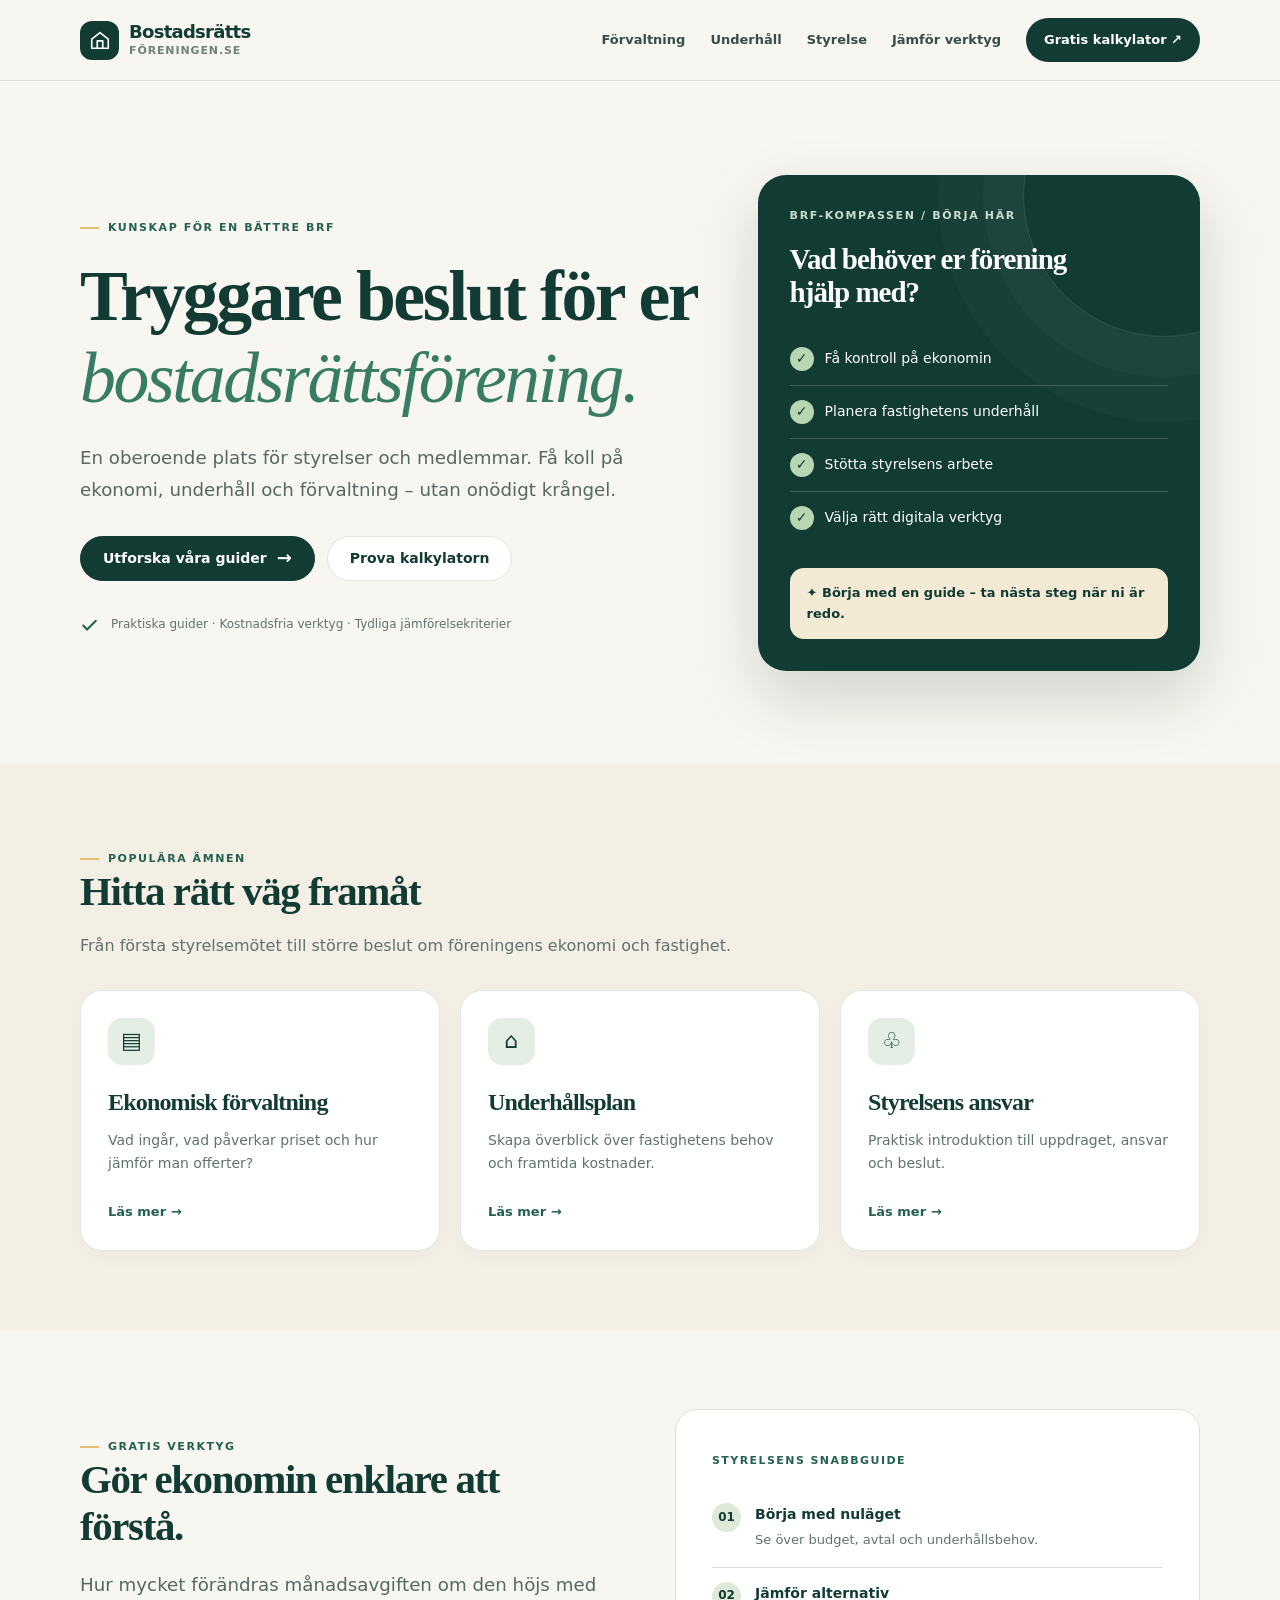
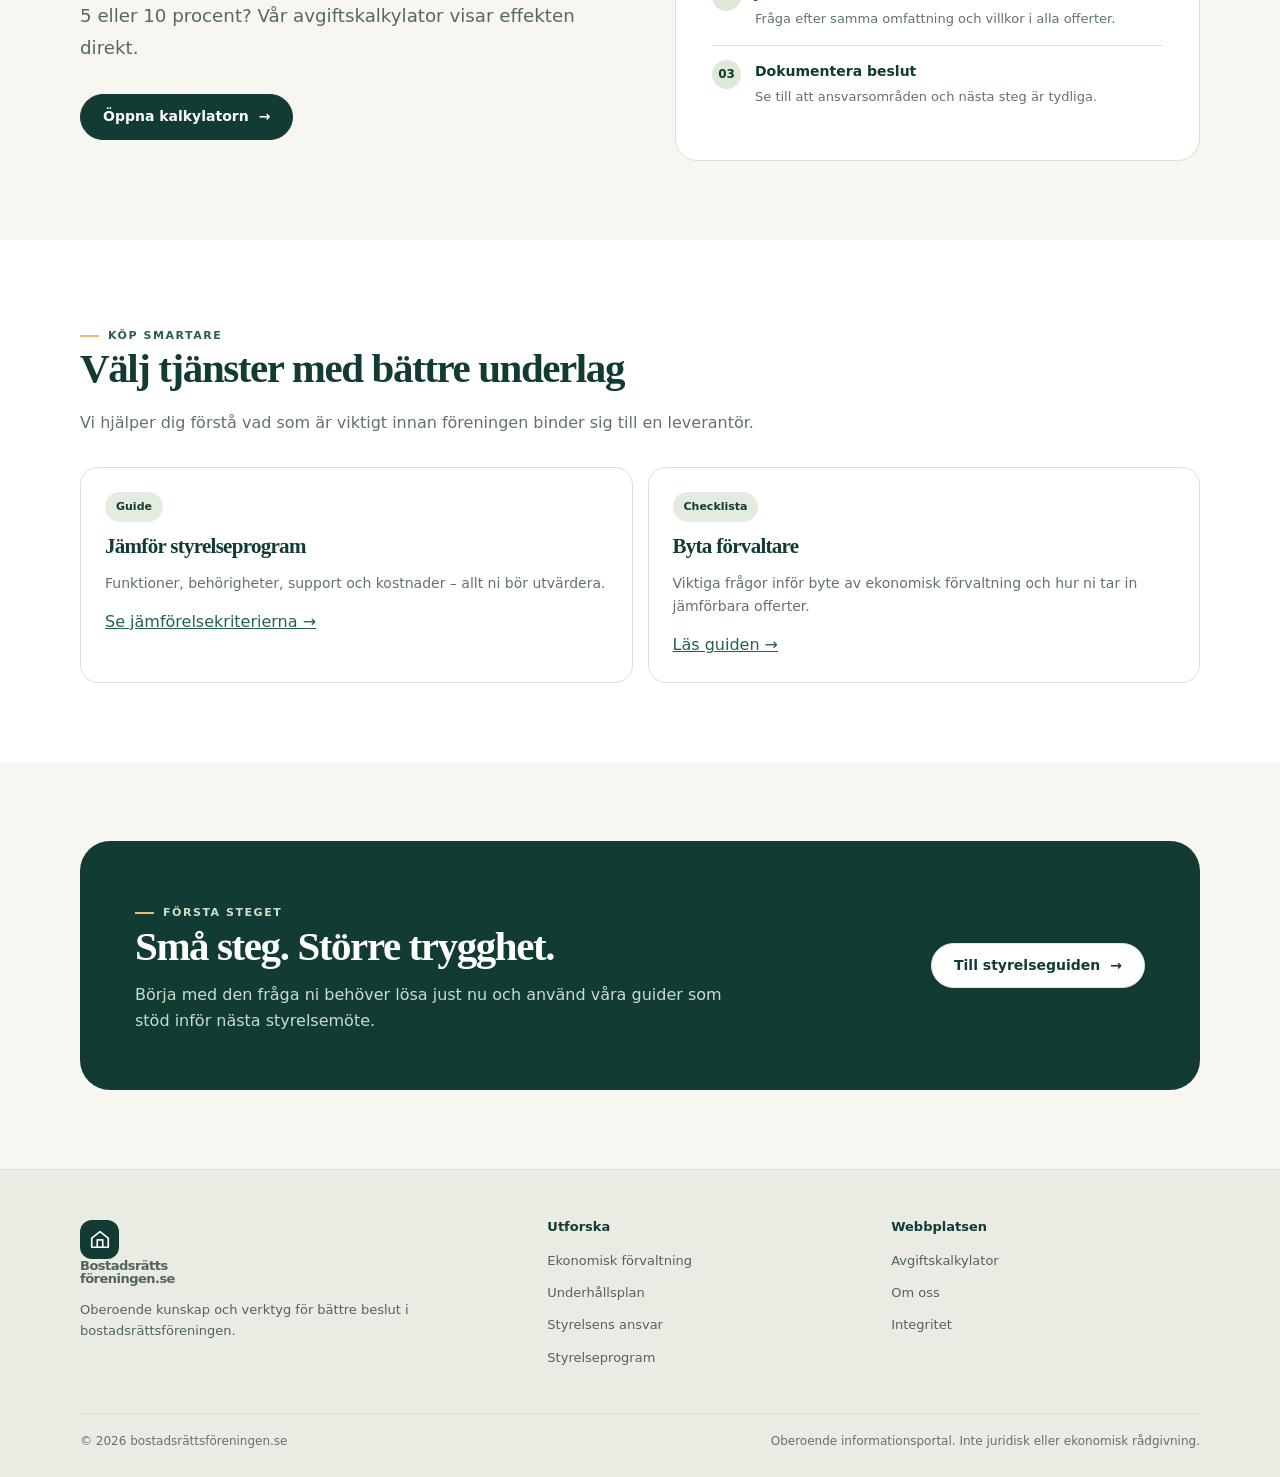
<file: index.html>
<!doctype html><html lang="sv"><head><meta charset="utf-8"><meta name="viewport" content="width=device-width,initial-scale=1"><meta name="theme-color" content="#123b34"><meta name="description" content="Oberoende guider och smarta verktyg som hjälper bostadsrättsföreningar att fatta välgrundade beslut."><title>Bostadsrättsföreningen.se – guider, jämförelser och verktyg</title><link rel="canonical" href="https://xn--bostadsrttsfreningen-izb41b.se/"><meta property="og:type" content="website"><meta property="og:locale" content="sv_SE"><meta property="og:title" content="Guider, jämförelser och verktyg för bostadsrättsföreningar"><meta property="og:description" content="Oberoende guider och smarta verktyg som hjälper bostadsrättsföreningar att fatta välgrundade beslut."><meta property="og:url" content="https://xn--bostadsrttsfreningen-izb41b.se/"><link rel="icon" type="image/svg+xml" href="assets/favicon.svg"><link rel="stylesheet" href="assets/style.css"><script type="application/ld+json">{"@context": "https://schema.org", "@type": "WebPage", "name": "Guider, jämförelser och verktyg för bostadsrättsföreningar", "url": "https://xn--bostadsrttsfreningen-izb41b.se/", "inLanguage": "sv-SE", "description": "Oberoende guider och smarta verktyg som hjälper bostadsrättsföreningar att fatta välgrundade beslut.", "isPartOf": {"@type": "WebSite", "name": "Bostadsrättsföreningen.se", "url": "https://xn--bostadsrttsfreningen-izb41b.se/"}}</script><script src="assets/main.js" defer></script></head><body><a class="skip" href="#main">Hoppa till innehållet</a><header class="site-header"><div class="container nav-wrap"><a href="" class="brand" aria-label="Till startsidan"><span class="brand-symbol"><svg width="22" height="22" viewBox="0 0 24 24" fill="none" aria-hidden="true"><path d="m3 11 9-7 9 7v10H3V11Z" stroke="currentColor" stroke-width="1.8" stroke-linejoin="round"/><path d="M9 21v-8h6v8" stroke="currentColor" stroke-width="1.8" stroke-linejoin="round"/></svg></span><span>Bostadsrätts<small>föreningen.se</small></span></a><button type="button" class="menu-button" aria-label="Öppna menyn" aria-controls="main-nav" aria-expanded="false" data-menu-button><svg width="22" height="22" viewBox="0 0 24 24" aria-hidden="true"><path d="M4 7h16M4 12h16M4 17h16" stroke="currentColor" stroke-width="2" stroke-linecap="round"/></svg></button><nav id="main-nav" class="nav-links" aria-label="Huvudnavigering" data-menu><a href="ekonomisk-forvaltning/">Förvaltning</a><a href="underhallsplan/">Underhåll</a><a href="styrelsens-ansvar/">Styrelse</a><a href="styrelseprogram/">Jämför verktyg</a><a class="nav-cta" href="verktyg/avgiftshojning/">Gratis kalkylator ↗</a></nav></div></header><main id="main"><section class="hero"><div class="container hero-grid"><div><span class="eyebrow">Kunskap för en bättre BRF</span><h1>Tryggare beslut för er <em style="font-weight:normal;color:#387c63">bostadsrätts&shy;förening.</em></h1><p class="lead">En oberoende plats för styrelser och medlemmar. Få koll på ekonomi, underhåll och förvaltning – utan onödigt krångel.</p><div class="button-row"><a class="button" href="ekonomisk-forvaltning/">Utforska våra guider <span class="arrow" aria-hidden="true">→</span></a><a class="button light" href="verktyg/avgiftshojning/">Prova kalkylatorn</a></div><div class="hero-note"><svg width="19" height="19" viewBox="0 0 24 24" fill="none" aria-hidden="true"><path d="m4 12 5 5L20 6" stroke="currentColor" stroke-width="2.6" stroke-linecap="round"/></svg>Praktiska guider · Kostnadsfria verktyg · Tydliga jämförelsekriterier</div></div><div class="preview-panel"><div class="panel-top">BRF-KOMPASSEN / BÖRJA HÄR</div><h2>Vad behöver er förening hjälp med?</h2><ul class="check-list"><li><span class="check-dot">✓</span> Få kontroll på ekonomin</li><li><span class="check-dot">✓</span> Planera fastighetens underhåll</li><li><span class="check-dot">✓</span> Stötta styrelsens arbete</li><li><span class="check-dot">✓</span> Välja rätt digitala verktyg</li></ul><div class="panel-bottom">✦ Börja med en guide – ta nästa steg när ni är redo.</div></div></div></section>
<section class="section bg-cream"><div class="container"><div class="section-heading"><span class="eyebrow">Populära ämnen</span><h2>Hitta rätt väg framåt</h2><p>Från första styrelsemötet till större beslut om föreningens ekonomi och fastighet.</p></div><div class="card-grid"><article class="card"><div class="icon-box" aria-hidden="true">▤</div><h3>Ekonomisk förvaltning</h3><p>Vad ingår, vad påverkar priset och hur jämför man offerter?</p><a href="ekonomisk-forvaltning/">Läs mer <span aria-hidden="true">→</span></a></article><article class="card"><div class="icon-box" aria-hidden="true">⌂</div><h3>Underhållsplan</h3><p>Skapa överblick över fastighetens behov och framtida kostnader.</p><a href="underhallsplan/">Läs mer <span aria-hidden="true">→</span></a></article><article class="card"><div class="icon-box" aria-hidden="true">♧</div><h3>Styrelsens ansvar</h3><p>Praktisk introduktion till uppdraget, ansvar och beslut.</p><a href="styrelsens-ansvar/">Läs mer <span aria-hidden="true">→</span></a></article></div></div></section>
<section class="section"><div class="container split"><div><span class="eyebrow">Gratis verktyg</span><h2>Gör ekonomin enklare att förstå.</h2><p class="lead">Hur mycket förändras månadsavgiften om den höjs med 5 eller 10 procent? Vår avgiftskalkylator visar effekten direkt.</p><div class="button-row"><a class="button" href="verktyg/avgiftshojning/">Öppna kalkylatorn <span aria-hidden="true">→</span></a></div></div><div class="feature-area"><span class="mini-label">Styrelsens snabbguide</span><ul class="feature-list"><li><span class="num">01</span><div><strong>Börja med nuläget</strong><span>Se över budget, avtal och underhållsbehov.</span></div></li><li><span class="num">02</span><div><strong>Jämför alternativ</strong><span>Fråga efter samma omfattning och villkor i alla offerter.</span></div></li><li><span class="num">03</span><div><strong>Dokumentera beslut</strong><span>Se till att ansvarsområden och nästa steg är tydliga.</span></div></li></ul></div></div></section>
<section class="section bg-white"><div class="container"><div class="section-heading"><span class="eyebrow">Köp smartare</span><h2>Välj tjänster med bättre underlag</h2><p>Vi hjälper dig förstå vad som är viktigt innan föreningen binder sig till en leverantör.</p></div><div class="two-cards"><article class="simple-card"><span class="status">Guide</span><h3>Jämför styrelseprogram</h3><p>Funktioner, behörigheter, support och kostnader – allt ni bör utvärdera.</p><a href="styrelseprogram/">Se jämförelsekriterierna →</a></article><article class="simple-card"><span class="status">Checklista</span><h3>Byta förvaltare</h3><p>Viktiga frågor inför byte av ekonomisk förvaltning och hur ni tar in jämförbara offerter.</p><a href="ekonomisk-forvaltning/">Läs guiden →</a></article></div></div></section>
<section class="section"><div class="container"><div class="dark-band"><div><span class="eyebrow" style="color:#cfdec9">Första steget</span><h2>Små steg. Större trygghet.</h2><p>Börja med den fråga ni behöver lösa just nu och använd våra guider som stöd inför nästa styrelsemöte.</p></div><a class="button light" href="styrelsens-ansvar/">Till styrelseguiden <span aria-hidden="true">→</span></a></div></div></section></main><footer class="footer"><div class="container"><div class="footer-inner"><div><a href="" class="brand" aria-label="Bostadsrättsföreningen.se startsida"><span class="brand-symbol"><svg width="22" height="22" viewBox="0 0 24 24" fill="none" aria-hidden="true"><path d="m3 11 9-7 9 7v10H3V11Z" stroke="currentColor" stroke-width="1.8" stroke-linejoin="round"/><path d="M9 21v-8h6v8" stroke="currentColor" stroke-width="1.8" stroke-linejoin="round"/></svg></span><span>Bostadsrätts<span style="display:block">föreningen.se</span></span></a><p>Oberoende kunskap och verktyg för bättre beslut i bostadsrättsföreningen.</p></div><div><h3>Utforska</h3><a href="ekonomisk-forvaltning/">Ekonomisk förvaltning</a><a href="underhallsplan/">Underhållsplan</a><a href="styrelsens-ansvar/">Styrelsens ansvar</a><a href="styrelseprogram/">Styrelseprogram</a></div><div><h3>Webbplatsen</h3><a href="verktyg/avgiftshojning/">Avgiftskalkylator</a><a href="om/">Om oss</a><a href="integritet/">Integritet</a></div></div><div class="foot-bottom"><span>© 2026 bostadsrättsföreningen.se</span><span>Oberoende informationsportal. Inte juridisk eller ekonomisk rådgivning.</span></div></div></footer></body></html>
</file>
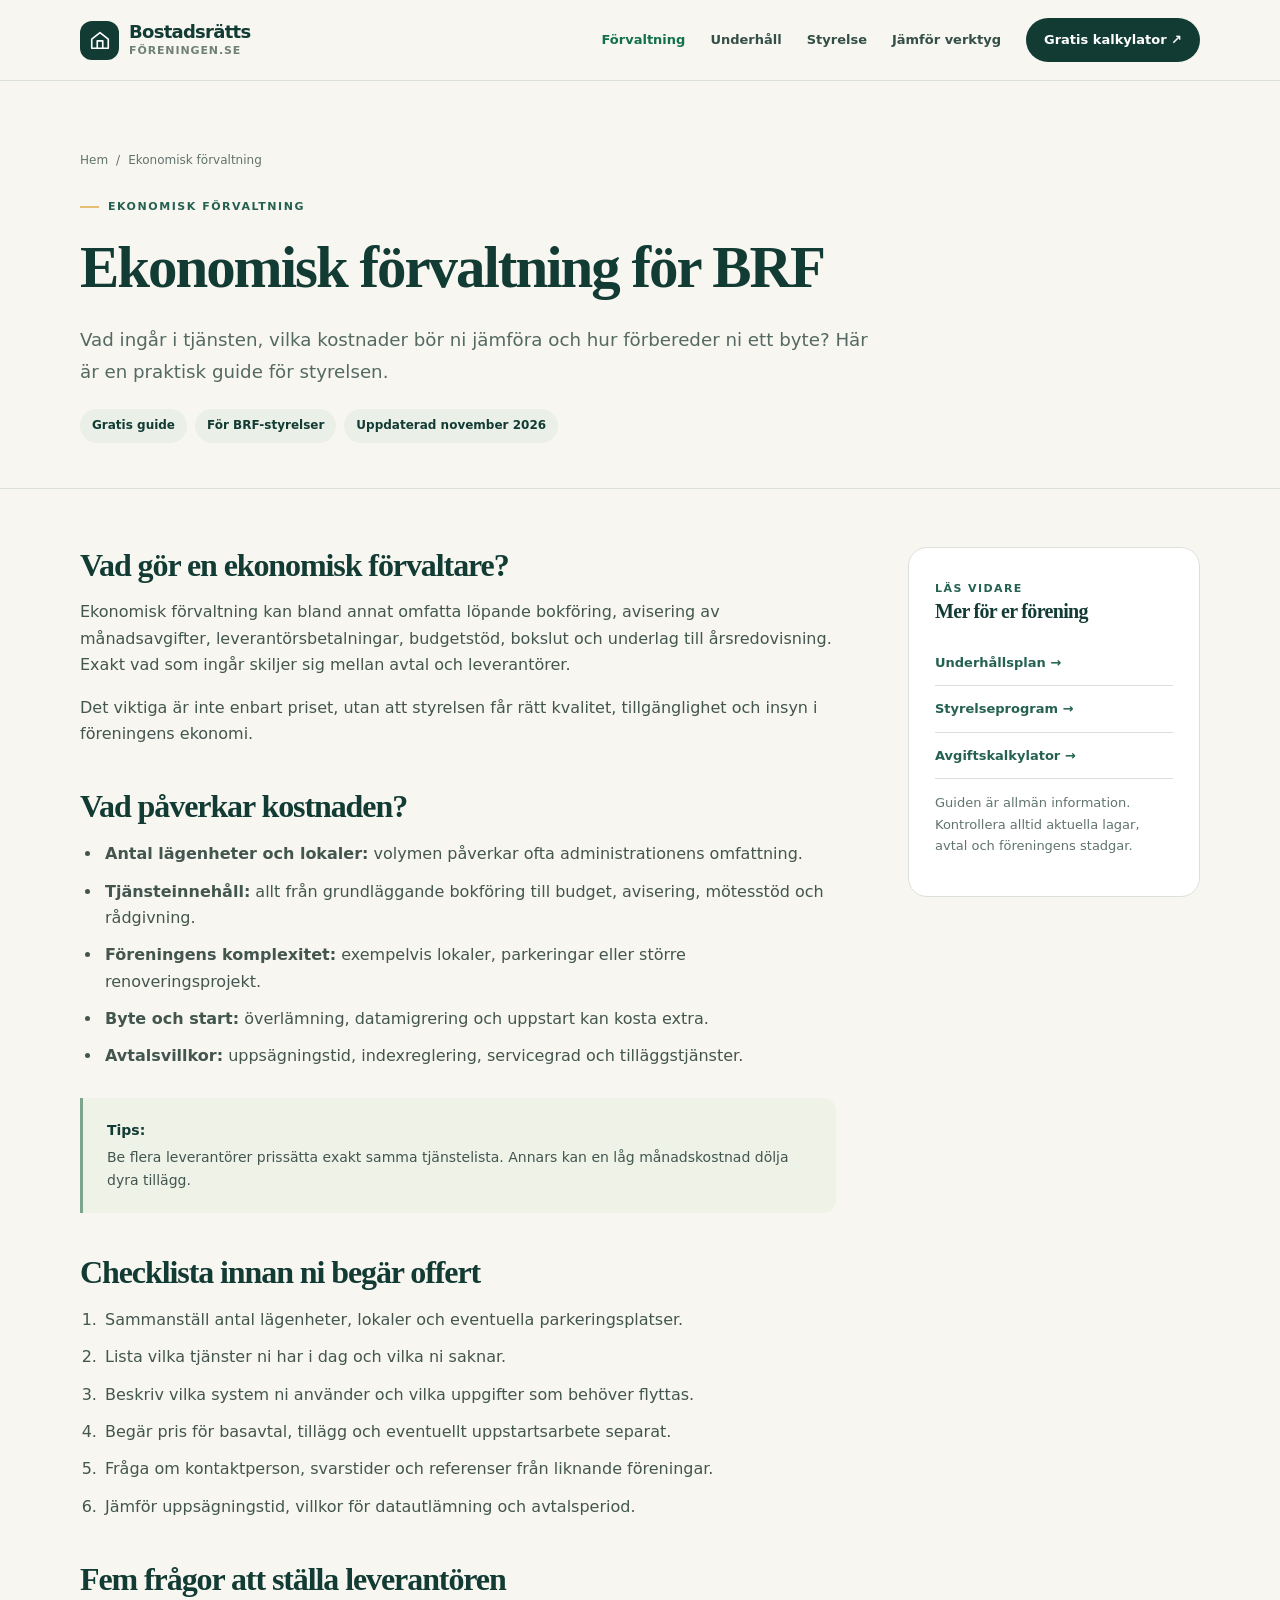
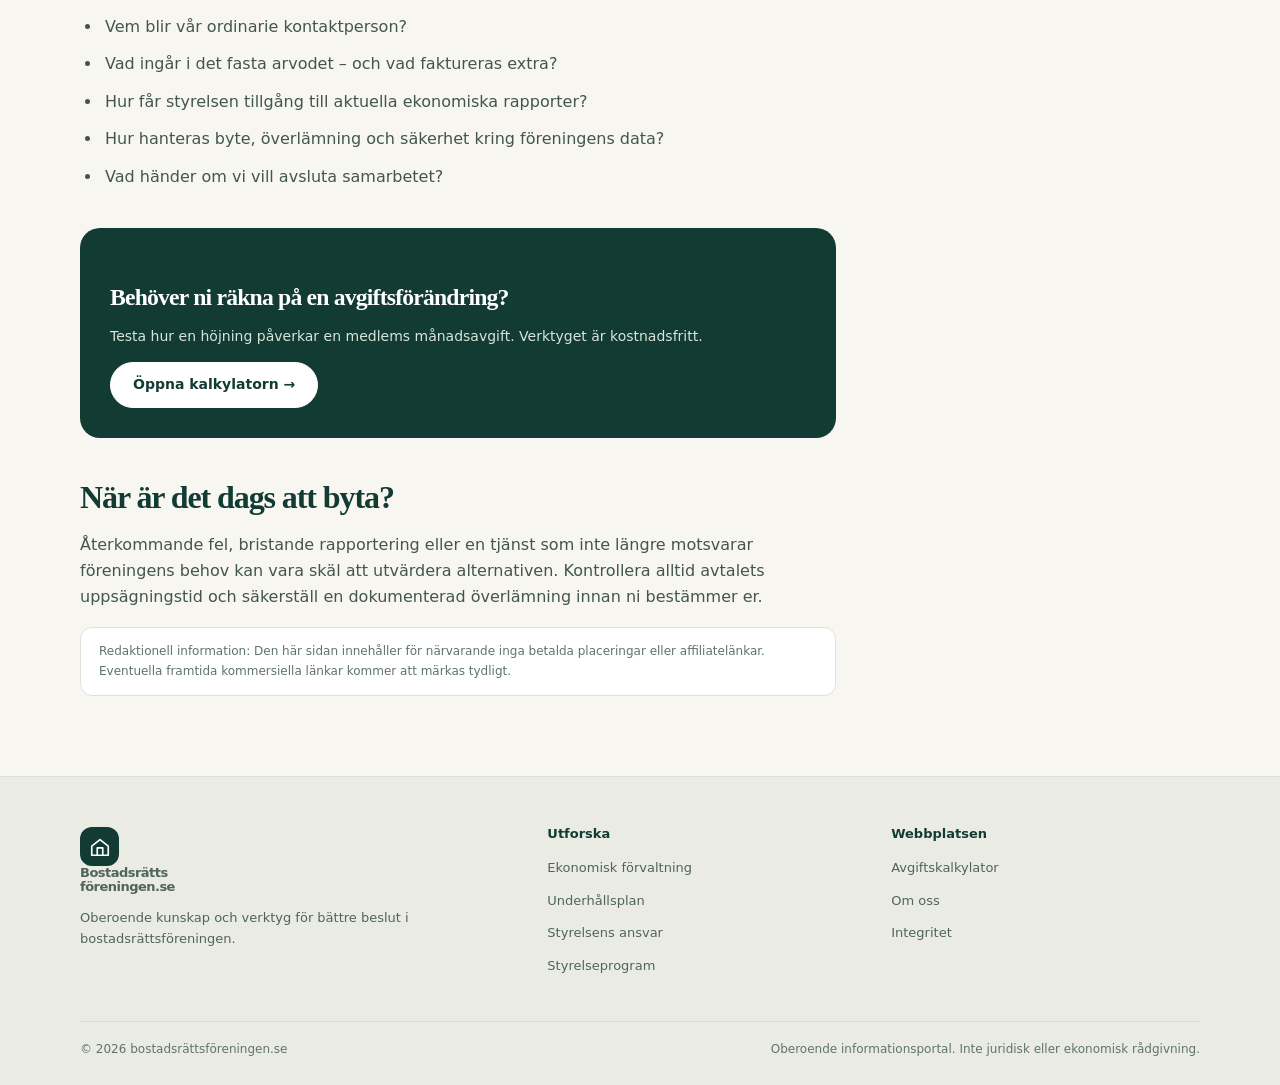
<file: ekonomisk-forvaltning/index.html>
<!doctype html><html lang="sv"><head><meta charset="utf-8"><meta name="viewport" content="width=device-width,initial-scale=1"><meta name="theme-color" content="#123b34"><meta name="description" content="Så jämför ni ekonomisk förvaltning för er bostadsrättsförening. Läs om tjänster, kostnader och frågor att ställa inför ett byte."><title>Ekonomisk förvaltning BRF – guide och checklista | Bostadsrättsföreningen.se</title><link rel="canonical" href="https://xn--bostadsrttsfreningen-izb41b.se/ekonomisk-forvaltning/"><meta property="og:type" content="website"><meta property="og:locale" content="sv_SE"><meta property="og:title" content="Ekonomisk förvaltning BRF – guide och checklista"><meta property="og:description" content="Så jämför ni ekonomisk förvaltning för er bostadsrättsförening. Läs om tjänster, kostnader och frågor att ställa inför ett byte."><meta property="og:url" content="https://xn--bostadsrttsfreningen-izb41b.se/ekonomisk-forvaltning/"><link rel="icon" type="image/svg+xml" href="../assets/favicon.svg"><link rel="stylesheet" href="../assets/style.css"><script type="application/ld+json">{"@context": "https://schema.org", "@type": "WebPage", "name": "Ekonomisk förvaltning BRF – guide och checklista", "url": "https://xn--bostadsrttsfreningen-izb41b.se/ekonomisk-forvaltning/", "inLanguage": "sv-SE", "description": "Så jämför ni ekonomisk förvaltning för er bostadsrättsförening. Läs om tjänster, kostnader och frågor att ställa inför ett byte.", "isPartOf": {"@type": "WebSite", "name": "Bostadsrättsföreningen.se", "url": "https://xn--bostadsrttsfreningen-izb41b.se/"}}</script><script src="../assets/main.js" defer></script></head><body><a class="skip" href="#main">Hoppa till innehållet</a><header class="site-header"><div class="container nav-wrap"><a href="../" class="brand" aria-label="Till startsidan"><span class="brand-symbol"><svg width="22" height="22" viewBox="0 0 24 24" fill="none" aria-hidden="true"><path d="m3 11 9-7 9 7v10H3V11Z" stroke="currentColor" stroke-width="1.8" stroke-linejoin="round"/><path d="M9 21v-8h6v8" stroke="currentColor" stroke-width="1.8" stroke-linejoin="round"/></svg></span><span>Bostadsrätts<small>föreningen.se</small></span></a><button type="button" class="menu-button" aria-label="Öppna menyn" aria-controls="main-nav" aria-expanded="false" data-menu-button><svg width="22" height="22" viewBox="0 0 24 24" aria-hidden="true"><path d="M4 7h16M4 12h16M4 17h16" stroke="currentColor" stroke-width="2" stroke-linecap="round"/></svg></button><nav id="main-nav" class="nav-links" aria-label="Huvudnavigering" data-menu><a href="../ekonomisk-forvaltning/" aria-current="page">Förvaltning</a><a href="../underhallsplan/">Underhåll</a><a href="../styrelsens-ansvar/">Styrelse</a><a href="../styrelseprogram/">Jämför verktyg</a><a class="nav-cta" href="../verktyg/avgiftshojning/">Gratis kalkylator ↗</a></nav></div></header><main id="main"><section class="page-hero"><div class="container"><div class="breadcrumbs"><a href="../">Hem</a><span aria-hidden="true">/</span><span>Ekonomisk förvaltning</span></div><span class="eyebrow" style="margin-top:27px">Ekonomisk förvaltning</span><h1>Ekonomisk förvaltning för BRF</h1><p class="lead">Vad ingår i tjänsten, vilka kostnader bör ni jämföra och hur förbereder ni ett byte? Här är en praktisk guide för styrelsen.</p><div class="pill-row" style="margin-top:21px"><span class="pill">Gratis guide</span><span class="pill">För BRF-styrelser</span><span class="pill">Uppdaterad november 2026</span></div></div></section><div class="container article-layout"><article class="article"><h2>Vad gör en ekonomisk förvaltare?</h2><p>Ekonomisk förvaltning kan bland annat omfatta löpande bokföring, avisering av månadsavgifter, leverantörsbetalningar, budgetstöd, bokslut och underlag till årsredovisning. Exakt vad som ingår skiljer sig mellan avtal och leverantörer.</p><p>Det viktiga är inte enbart priset, utan att styrelsen får rätt kvalitet, tillgänglighet och insyn i föreningens ekonomi.</p><h2>Vad påverkar kostnaden?</h2><ul><li><strong>Antal lägenheter och lokaler:</strong> volymen påverkar ofta administrationens omfattning.</li><li><strong>Tjänsteinnehåll:</strong> allt från grundläggande bokföring till budget, avisering, mötesstöd och rådgivning.</li><li><strong>Föreningens komplexitet:</strong> exempelvis lokaler, parkeringar eller större renoveringsprojekt.</li><li><strong>Byte och start:</strong> överlämning, datamigrering och uppstart kan kosta extra.</li><li><strong>Avtalsvillkor:</strong> uppsägningstid, indexreglering, servicegrad och tilläggstjänster.</li></ul><div class="notice"><strong>Tips:</strong><p>Be flera leverantörer prissätta exakt samma tjänstelista. Annars kan en låg månadskostnad dölja dyra tillägg.</p></div><h2>Checklista innan ni begär offert</h2><ol><li>Sammanställ antal lägenheter, lokaler och eventuella parkeringsplatser.</li><li>Lista vilka tjänster ni har i dag och vilka ni saknar.</li><li>Beskriv vilka system ni använder och vilka uppgifter som behöver flyttas.</li><li>Begär pris för basavtal, tillägg och eventuellt uppstartsarbete separat.</li><li>Fråga om kontaktperson, svarstider och referenser från liknande föreningar.</li><li>Jämför uppsägningstid, villkor för datautlämning och avtalsperiod.</li></ol><h2>Fem frågor att ställa leverantören</h2><ul><li>Vem blir vår ordinarie kontaktperson?</li><li>Vad ingår i det fasta arvodet – och vad faktureras extra?</li><li>Hur får styrelsen tillgång till aktuella ekonomiska rapporter?</li><li>Hur hanteras byte, överlämning och säkerhet kring föreningens data?</li><li>Vad händer om vi vill avsluta samarbetet?</li></ul><div class="action-box"><h3>Behöver ni räkna på en avgiftsförändring?</h3><p>Testa hur en höjning påverkar en medlems månadsavgift. Verktyget är kostnadsfritt.</p><a class="button" href="../verktyg/avgiftshojning/">Öppna kalkylatorn →</a></div><h2>När är det dags att byta?</h2><p>Återkommande fel, bristande rapportering eller en tjänst som inte längre motsvarar föreningens behov kan vara skäl att utvärdera alternativen. Kontrollera alltid avtalets uppsägningstid och säkerställ en dokumenterad överlämning innan ni bestämmer er.</p><div class="commercial-note">Redaktionell information: Den här sidan innehåller för närvarande inga betalda placeringar eller affiliate­länkar. Eventuella framtida kommersiella länkar kommer att märkas tydligt.</div></article><aside class="side-panel" aria-label="Relaterat innehåll"><span class="mini-label">Läs vidare</span><h3>Mer för er förening</h3><a href="../underhallsplan/">Underhållsplan →</a><a href="../styrelseprogram/">Styrelseprogram →</a><a href="../verktyg/avgiftshojning/">Avgiftskalkylator →</a><p>Guiden är allmän information. Kontrollera alltid aktuella lagar, avtal och föreningens stadgar.</p></aside></div></main><footer class="footer"><div class="container"><div class="footer-inner"><div><a href="../" class="brand" aria-label="Bostadsrättsföreningen.se startsida"><span class="brand-symbol"><svg width="22" height="22" viewBox="0 0 24 24" fill="none" aria-hidden="true"><path d="m3 11 9-7 9 7v10H3V11Z" stroke="currentColor" stroke-width="1.8" stroke-linejoin="round"/><path d="M9 21v-8h6v8" stroke="currentColor" stroke-width="1.8" stroke-linejoin="round"/></svg></span><span>Bostadsrätts<span style="display:block">föreningen.se</span></span></a><p>Oberoende kunskap och verktyg för bättre beslut i bostadsrättsföreningen.</p></div><div><h3>Utforska</h3><a href="../ekonomisk-forvaltning/">Ekonomisk förvaltning</a><a href="../underhallsplan/">Underhållsplan</a><a href="../styrelsens-ansvar/">Styrelsens ansvar</a><a href="../styrelseprogram/">Styrelseprogram</a></div><div><h3>Webbplatsen</h3><a href="../verktyg/avgiftshojning/">Avgiftskalkylator</a><a href="../om/">Om oss</a><a href="../integritet/">Integritet</a></div></div><div class="foot-bottom"><span>© 2026 bostadsrättsföreningen.se</span><span>Oberoende informationsportal. Inte juridisk eller ekonomisk rådgivning.</span></div></div></footer></body></html>
</file>
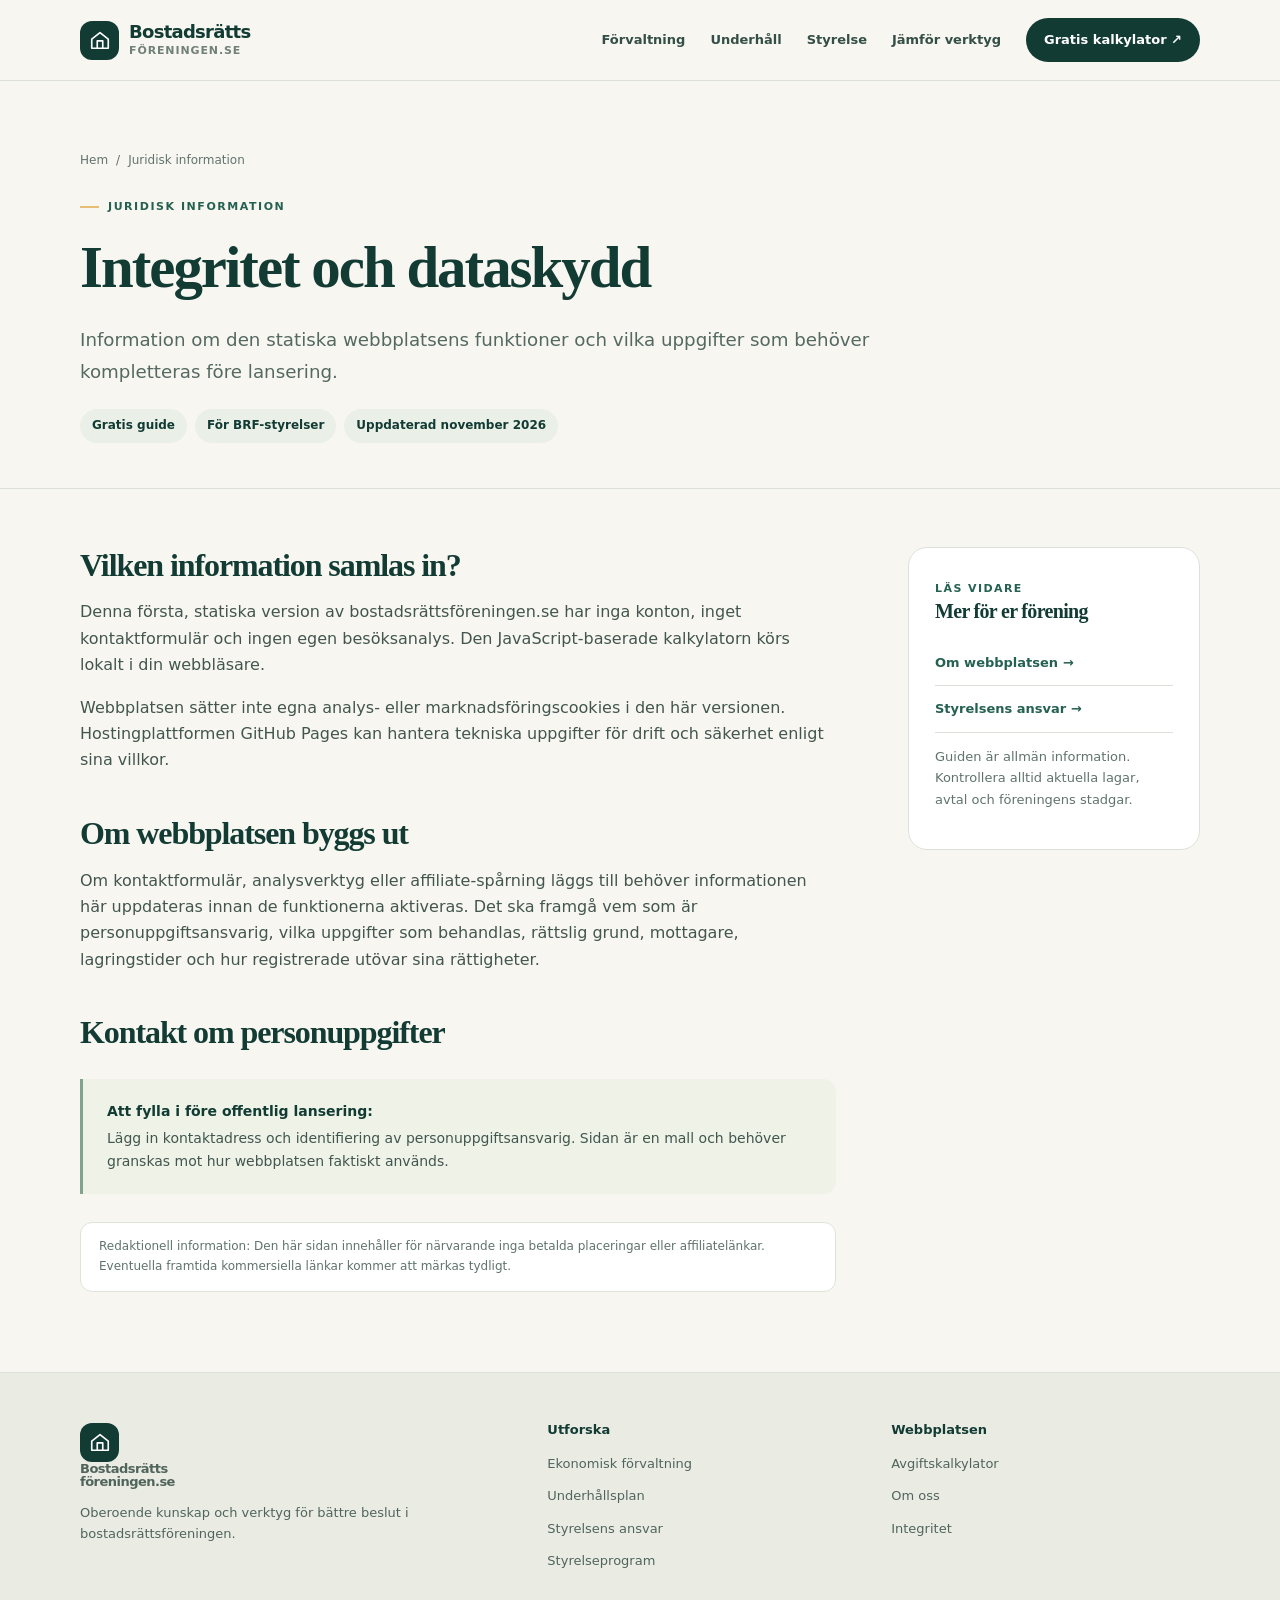
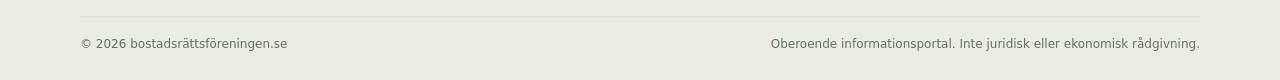
<file: integritet/index.html>
<!doctype html><html lang="sv"><head><meta charset="utf-8"><meta name="viewport" content="width=device-width,initial-scale=1"><meta name="theme-color" content="#123b34"><meta name="description" content="Information om hur den statiska webbplatsen är byggd och vad du behöver veta om data och framtida formulär."><title>Integritet och dataskydd | Bostadsrättsföreningen.se</title><link rel="canonical" href="https://xn--bostadsrttsfreningen-izb41b.se/integritet/"><meta property="og:type" content="website"><meta property="og:locale" content="sv_SE"><meta property="og:title" content="Integritet och dataskydd"><meta property="og:description" content="Information om hur den statiska webbplatsen är byggd och vad du behöver veta om data och framtida formulär."><meta property="og:url" content="https://xn--bostadsrttsfreningen-izb41b.se/integritet/"><link rel="icon" type="image/svg+xml" href="../assets/favicon.svg"><link rel="stylesheet" href="../assets/style.css"><script type="application/ld+json">{"@context": "https://schema.org", "@type": "WebPage", "name": "Integritet och dataskydd", "url": "https://xn--bostadsrttsfreningen-izb41b.se/integritet/", "inLanguage": "sv-SE", "description": "Information om hur den statiska webbplatsen är byggd och vad du behöver veta om data och framtida formulär.", "isPartOf": {"@type": "WebSite", "name": "Bostadsrättsföreningen.se", "url": "https://xn--bostadsrttsfreningen-izb41b.se/"}}</script><script src="../assets/main.js" defer></script></head><body><a class="skip" href="#main">Hoppa till innehållet</a><header class="site-header"><div class="container nav-wrap"><a href="../" class="brand" aria-label="Till startsidan"><span class="brand-symbol"><svg width="22" height="22" viewBox="0 0 24 24" fill="none" aria-hidden="true"><path d="m3 11 9-7 9 7v10H3V11Z" stroke="currentColor" stroke-width="1.8" stroke-linejoin="round"/><path d="M9 21v-8h6v8" stroke="currentColor" stroke-width="1.8" stroke-linejoin="round"/></svg></span><span>Bostadsrätts<small>föreningen.se</small></span></a><button type="button" class="menu-button" aria-label="Öppna menyn" aria-controls="main-nav" aria-expanded="false" data-menu-button><svg width="22" height="22" viewBox="0 0 24 24" aria-hidden="true"><path d="M4 7h16M4 12h16M4 17h16" stroke="currentColor" stroke-width="2" stroke-linecap="round"/></svg></button><nav id="main-nav" class="nav-links" aria-label="Huvudnavigering" data-menu><a href="../ekonomisk-forvaltning/">Förvaltning</a><a href="../underhallsplan/">Underhåll</a><a href="../styrelsens-ansvar/">Styrelse</a><a href="../styrelseprogram/">Jämför verktyg</a><a class="nav-cta" href="../verktyg/avgiftshojning/">Gratis kalkylator ↗</a></nav></div></header><main id="main"><section class="page-hero"><div class="container"><div class="breadcrumbs"><a href="../">Hem</a><span aria-hidden="true">/</span><span>Juridisk information</span></div><span class="eyebrow" style="margin-top:27px">Juridisk information</span><h1>Integritet och dataskydd</h1><p class="lead">Information om den statiska webbplatsens funktioner och vilka uppgifter som behöver kompletteras före lansering.</p><div class="pill-row" style="margin-top:21px"><span class="pill">Gratis guide</span><span class="pill">För BRF-styrelser</span><span class="pill">Uppdaterad november 2026</span></div></div></section><div class="container article-layout"><article class="article"><h2>Vilken information samlas in?</h2><p>Denna första, statiska version av bostadsrättsföreningen.se har inga konton, inget kontaktformulär och ingen egen besöksanalys. Den JavaScript-baserade kalkylatorn körs lokalt i din webbläsare.</p><p>Webbplatsen sätter inte egna analys- eller marknadsföringscookies i den här versionen. Hostingplattformen GitHub Pages kan hantera tekniska uppgifter för drift och säkerhet enligt sina villkor.</p><h2>Om webbplatsen byggs ut</h2><p>Om kontaktformulär, analysverktyg eller affiliate-spårning läggs till behöver informationen här uppdateras innan de funktionerna aktiveras. Det ska framgå vem som är personuppgiftsansvarig, vilka uppgifter som behandlas, rättslig grund, mottagare, lagringstider och hur registrerade utövar sina rättigheter.</p><h2>Kontakt om personuppgifter</h2><div class="notice"><strong>Att fylla i före offentlig lansering:</strong><p>Lägg in kontaktadress och identifiering av personuppgiftsansvarig. Sidan är en mall och behöver granskas mot hur webbplatsen faktiskt används.</p></div><div class="commercial-note">Redaktionell information: Den här sidan innehåller för närvarande inga betalda placeringar eller affiliate­länkar. Eventuella framtida kommersiella länkar kommer att märkas tydligt.</div></article><aside class="side-panel" aria-label="Relaterat innehåll"><span class="mini-label">Läs vidare</span><h3>Mer för er förening</h3><a href="../om/">Om webbplatsen →</a><a href="../styrelsens-ansvar/">Styrelsens ansvar →</a><p>Guiden är allmän information. Kontrollera alltid aktuella lagar, avtal och föreningens stadgar.</p></aside></div></main><footer class="footer"><div class="container"><div class="footer-inner"><div><a href="../" class="brand" aria-label="Bostadsrättsföreningen.se startsida"><span class="brand-symbol"><svg width="22" height="22" viewBox="0 0 24 24" fill="none" aria-hidden="true"><path d="m3 11 9-7 9 7v10H3V11Z" stroke="currentColor" stroke-width="1.8" stroke-linejoin="round"/><path d="M9 21v-8h6v8" stroke="currentColor" stroke-width="1.8" stroke-linejoin="round"/></svg></span><span>Bostadsrätts<span style="display:block">föreningen.se</span></span></a><p>Oberoende kunskap och verktyg för bättre beslut i bostadsrättsföreningen.</p></div><div><h3>Utforska</h3><a href="../ekonomisk-forvaltning/">Ekonomisk förvaltning</a><a href="../underhallsplan/">Underhållsplan</a><a href="../styrelsens-ansvar/">Styrelsens ansvar</a><a href="../styrelseprogram/">Styrelseprogram</a></div><div><h3>Webbplatsen</h3><a href="../verktyg/avgiftshojning/">Avgiftskalkylator</a><a href="../om/">Om oss</a><a href="../integritet/">Integritet</a></div></div><div class="foot-bottom"><span>© 2026 bostadsrättsföreningen.se</span><span>Oberoende informationsportal. Inte juridisk eller ekonomisk rådgivning.</span></div></div></footer></body></html>
</file>
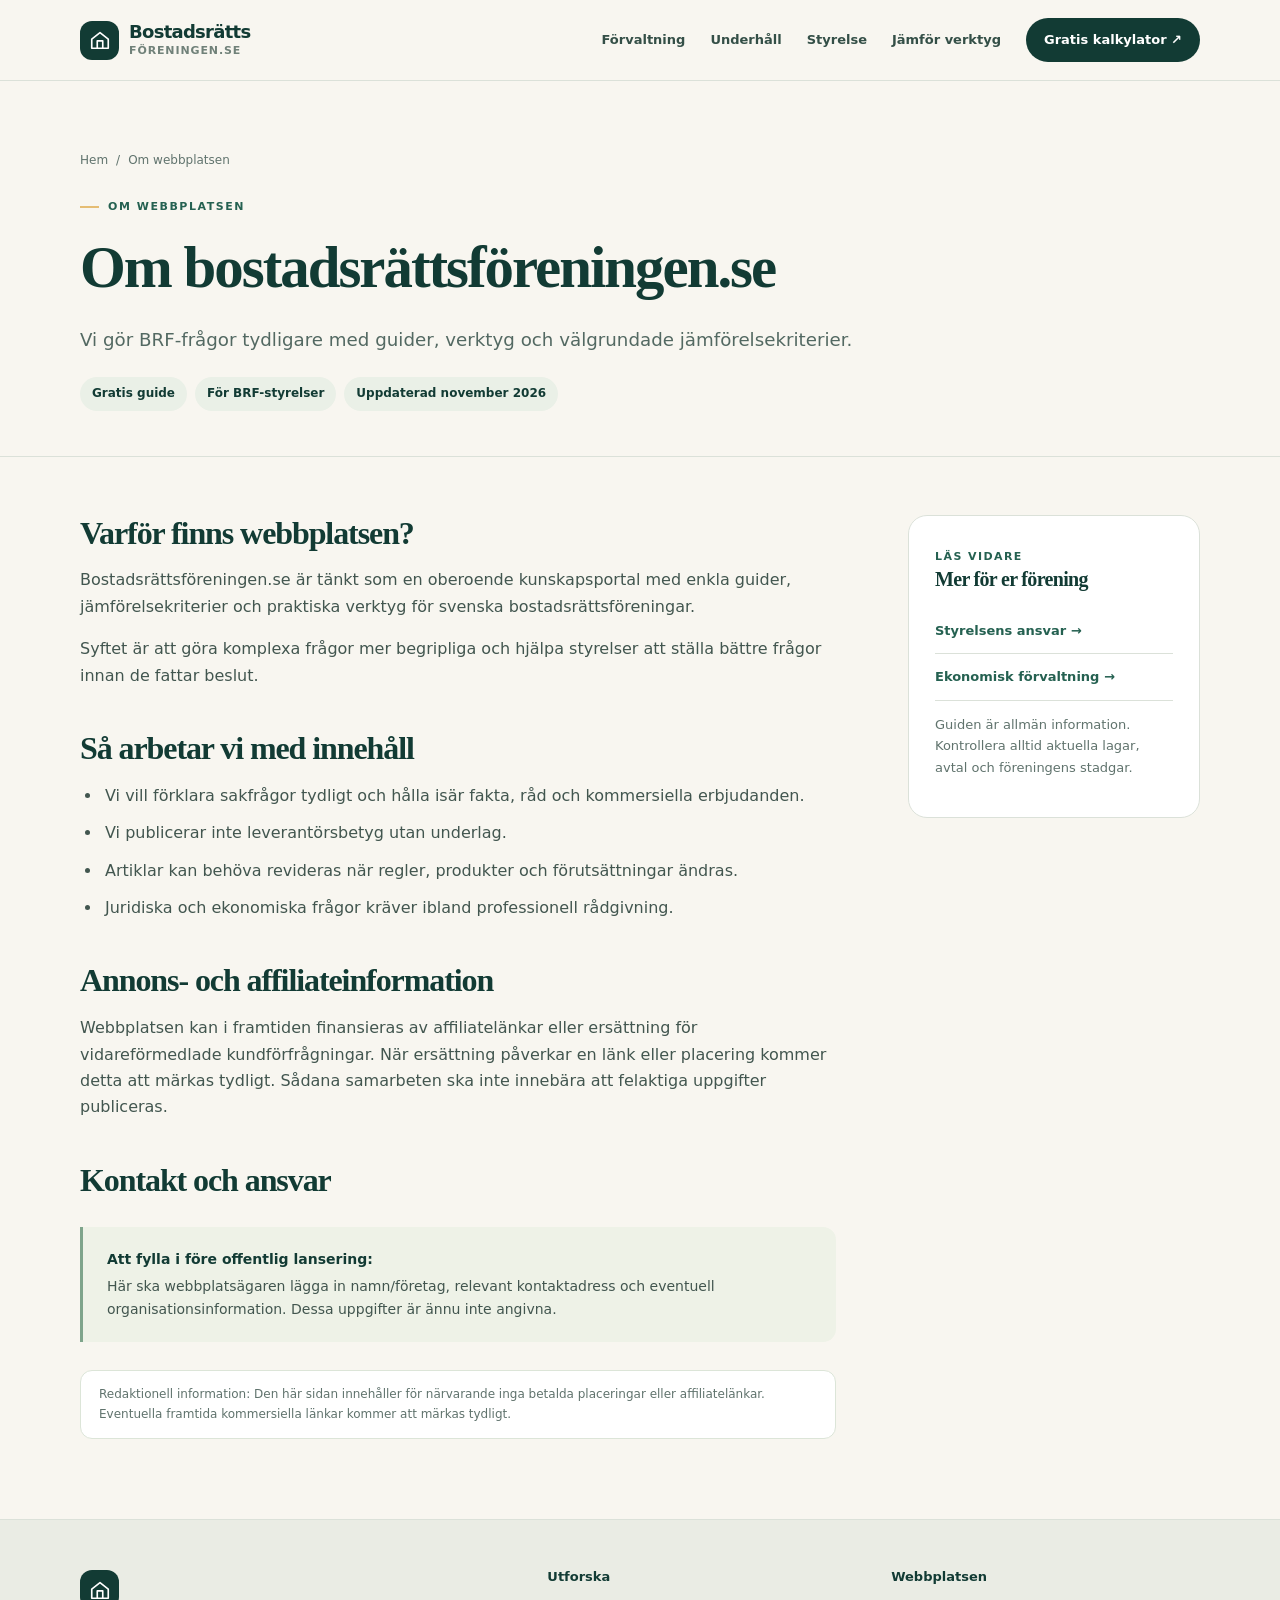
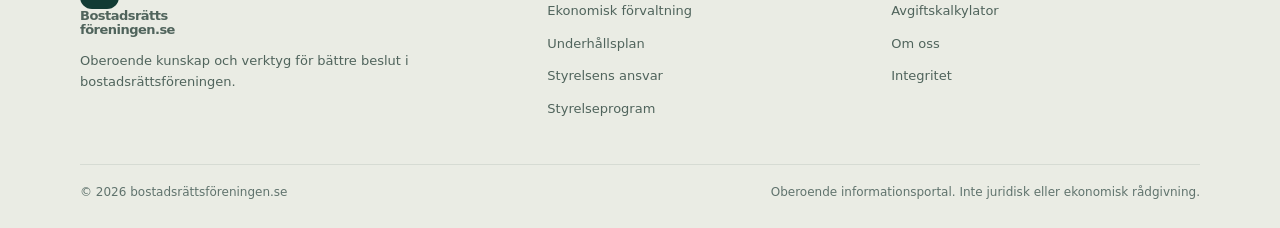
<file: om/index.html>
<!doctype html><html lang="sv"><head><meta charset="utf-8"><meta name="viewport" content="width=device-width,initial-scale=1"><meta name="theme-color" content="#123b34"><meta name="description" content="Om vår oberoende kunskapsportal, våra redaktionella principer och hur vi hanterar kommersiella samarbeten."><title>Om bostadsrättsföreningen.se | Bostadsrättsföreningen.se</title><link rel="canonical" href="https://xn--bostadsrttsfreningen-izb41b.se/om/"><meta property="og:type" content="website"><meta property="og:locale" content="sv_SE"><meta property="og:title" content="Om bostadsrättsföreningen.se"><meta property="og:description" content="Om vår oberoende kunskapsportal, våra redaktionella principer och hur vi hanterar kommersiella samarbeten."><meta property="og:url" content="https://xn--bostadsrttsfreningen-izb41b.se/om/"><link rel="icon" type="image/svg+xml" href="../assets/favicon.svg"><link rel="stylesheet" href="../assets/style.css"><script type="application/ld+json">{"@context": "https://schema.org", "@type": "WebPage", "name": "Om bostadsrättsföreningen.se", "url": "https://xn--bostadsrttsfreningen-izb41b.se/om/", "inLanguage": "sv-SE", "description": "Om vår oberoende kunskapsportal, våra redaktionella principer och hur vi hanterar kommersiella samarbeten.", "isPartOf": {"@type": "WebSite", "name": "Bostadsrättsföreningen.se", "url": "https://xn--bostadsrttsfreningen-izb41b.se/"}}</script><script src="../assets/main.js" defer></script></head><body><a class="skip" href="#main">Hoppa till innehållet</a><header class="site-header"><div class="container nav-wrap"><a href="../" class="brand" aria-label="Till startsidan"><span class="brand-symbol"><svg width="22" height="22" viewBox="0 0 24 24" fill="none" aria-hidden="true"><path d="m3 11 9-7 9 7v10H3V11Z" stroke="currentColor" stroke-width="1.8" stroke-linejoin="round"/><path d="M9 21v-8h6v8" stroke="currentColor" stroke-width="1.8" stroke-linejoin="round"/></svg></span><span>Bostadsrätts<small>föreningen.se</small></span></a><button type="button" class="menu-button" aria-label="Öppna menyn" aria-controls="main-nav" aria-expanded="false" data-menu-button><svg width="22" height="22" viewBox="0 0 24 24" aria-hidden="true"><path d="M4 7h16M4 12h16M4 17h16" stroke="currentColor" stroke-width="2" stroke-linecap="round"/></svg></button><nav id="main-nav" class="nav-links" aria-label="Huvudnavigering" data-menu><a href="../ekonomisk-forvaltning/">Förvaltning</a><a href="../underhallsplan/">Underhåll</a><a href="../styrelsens-ansvar/">Styrelse</a><a href="../styrelseprogram/">Jämför verktyg</a><a class="nav-cta" href="../verktyg/avgiftshojning/">Gratis kalkylator ↗</a></nav></div></header><main id="main"><section class="page-hero"><div class="container"><div class="breadcrumbs"><a href="../">Hem</a><span aria-hidden="true">/</span><span>Om webbplatsen</span></div><span class="eyebrow" style="margin-top:27px">Om webbplatsen</span><h1>Om bostadsrättsföreningen.se</h1><p class="lead">Vi gör BRF-frågor tydligare med guider, verktyg och välgrundade jämförelsekriterier.</p><div class="pill-row" style="margin-top:21px"><span class="pill">Gratis guide</span><span class="pill">För BRF-styrelser</span><span class="pill">Uppdaterad november 2026</span></div></div></section><div class="container article-layout"><article class="article"><h2>Varför finns webbplatsen?</h2><p>Bostadsrättsföreningen.se är tänkt som en oberoende kunskapsportal med enkla guider, jämförelsekriterier och praktiska verktyg för svenska bostadsrättsföreningar.</p><p>Syftet är att göra komplexa frågor mer begripliga och hjälpa styrelser att ställa bättre frågor innan de fattar beslut.</p><h2>Så arbetar vi med innehåll</h2><ul><li>Vi vill förklara sakfrågor tydligt och hålla isär fakta, råd och kommersiella erbjudanden.</li><li>Vi publicerar inte leverantörsbetyg utan underlag.</li><li>Artiklar kan behöva revideras när regler, produkter och förutsättningar ändras.</li><li>Juridiska och ekonomiska frågor kräver ibland professionell rådgivning.</li></ul><h2>Annons- och affiliateinformation</h2><p>Webbplatsen kan i framtiden finansieras av affiliatelänkar eller ersättning för vidareförmedlade kundförfrågningar. När ersättning påverkar en länk eller placering kommer detta att märkas tydligt. Sådana samarbeten ska inte innebära att felaktiga uppgifter publiceras.</p><h2>Kontakt och ansvar</h2><div class="notice"><strong>Att fylla i före offentlig lansering:</strong><p>Här ska webbplatsägaren lägga in namn/företag, relevant kontaktadress och eventuell organisationsinformation. Dessa uppgifter är ännu inte angivna.</p></div><div class="commercial-note">Redaktionell information: Den här sidan innehåller för närvarande inga betalda placeringar eller affiliate­länkar. Eventuella framtida kommersiella länkar kommer att märkas tydligt.</div></article><aside class="side-panel" aria-label="Relaterat innehåll"><span class="mini-label">Läs vidare</span><h3>Mer för er förening</h3><a href="../styrelsens-ansvar/">Styrelsens ansvar →</a><a href="../ekonomisk-forvaltning/">Ekonomisk förvaltning →</a><p>Guiden är allmän information. Kontrollera alltid aktuella lagar, avtal och föreningens stadgar.</p></aside></div></main><footer class="footer"><div class="container"><div class="footer-inner"><div><a href="../" class="brand" aria-label="Bostadsrättsföreningen.se startsida"><span class="brand-symbol"><svg width="22" height="22" viewBox="0 0 24 24" fill="none" aria-hidden="true"><path d="m3 11 9-7 9 7v10H3V11Z" stroke="currentColor" stroke-width="1.8" stroke-linejoin="round"/><path d="M9 21v-8h6v8" stroke="currentColor" stroke-width="1.8" stroke-linejoin="round"/></svg></span><span>Bostadsrätts<span style="display:block">föreningen.se</span></span></a><p>Oberoende kunskap och verktyg för bättre beslut i bostadsrättsföreningen.</p></div><div><h3>Utforska</h3><a href="../ekonomisk-forvaltning/">Ekonomisk förvaltning</a><a href="../underhallsplan/">Underhållsplan</a><a href="../styrelsens-ansvar/">Styrelsens ansvar</a><a href="../styrelseprogram/">Styrelseprogram</a></div><div><h3>Webbplatsen</h3><a href="../verktyg/avgiftshojning/">Avgiftskalkylator</a><a href="../om/">Om oss</a><a href="../integritet/">Integritet</a></div></div><div class="foot-bottom"><span>© 2026 bostadsrättsföreningen.se</span><span>Oberoende informationsportal. Inte juridisk eller ekonomisk rådgivning.</span></div></div></footer></body></html>
</file>
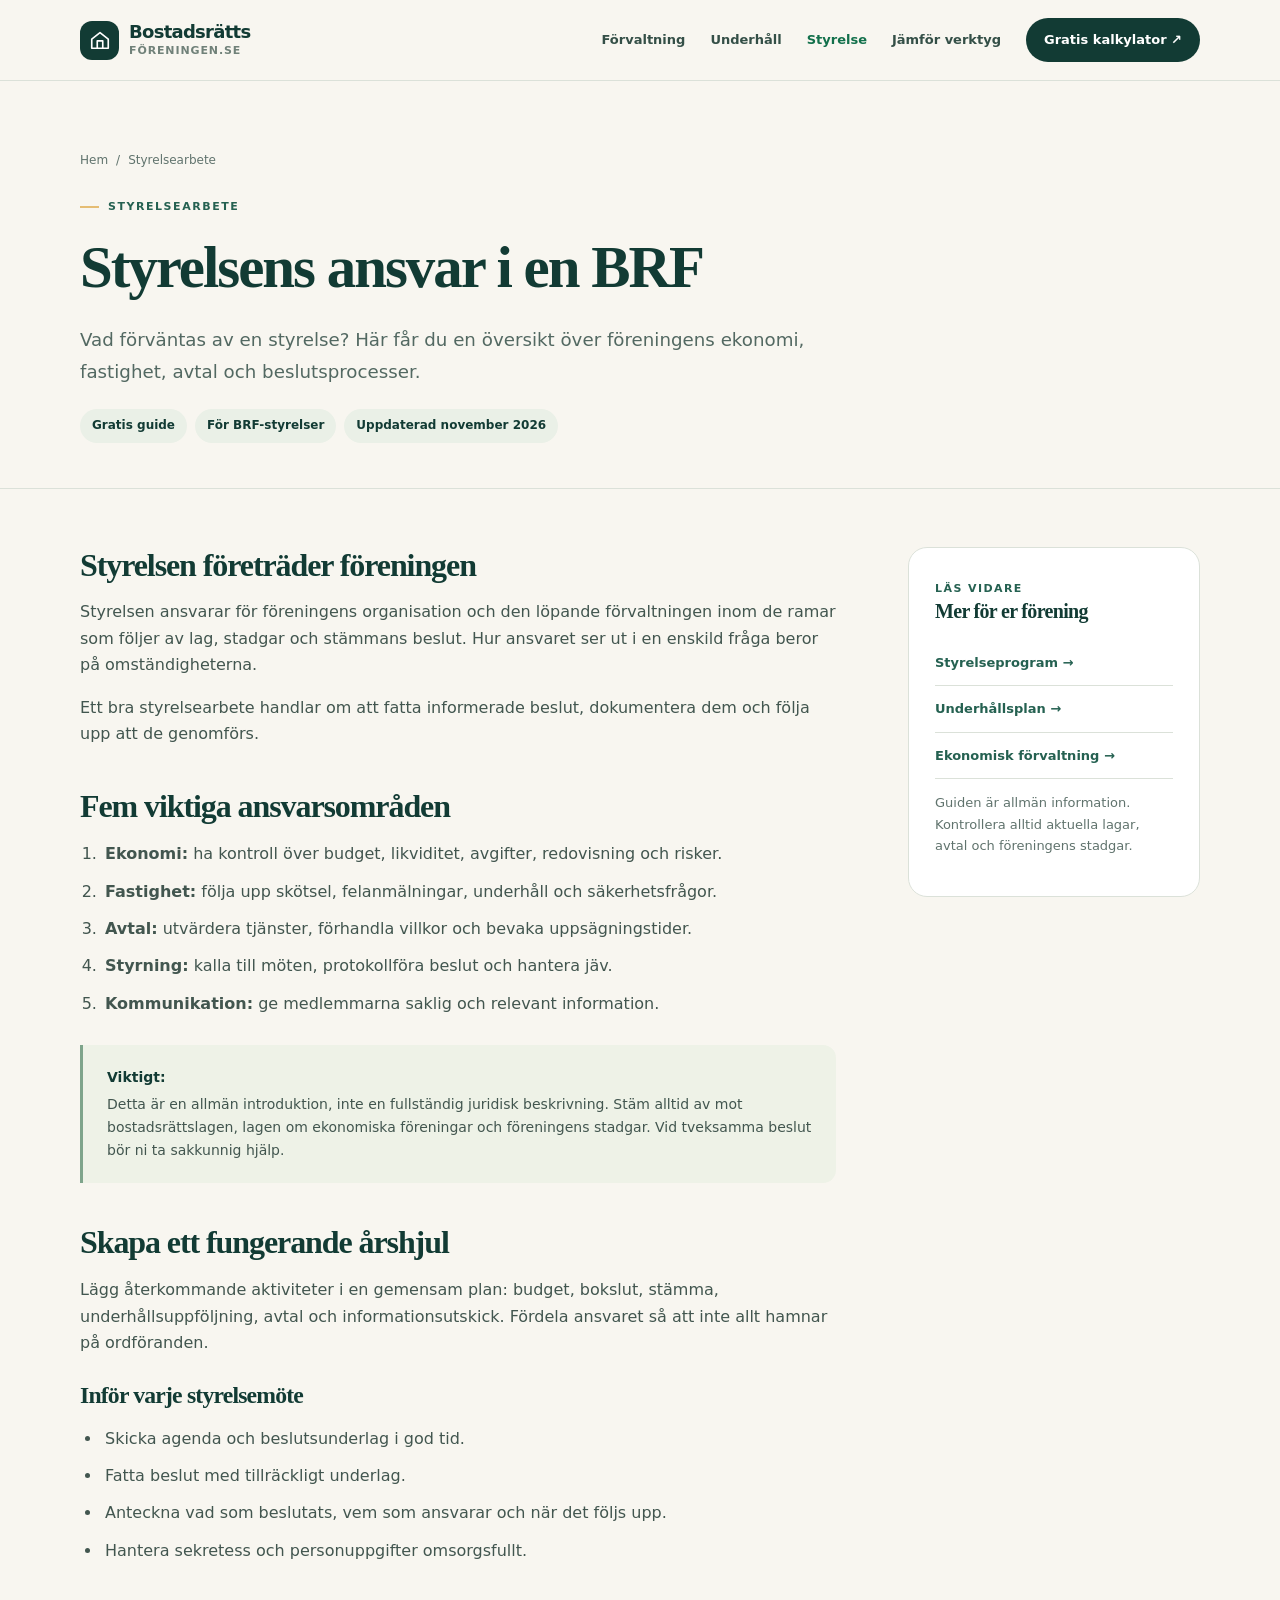
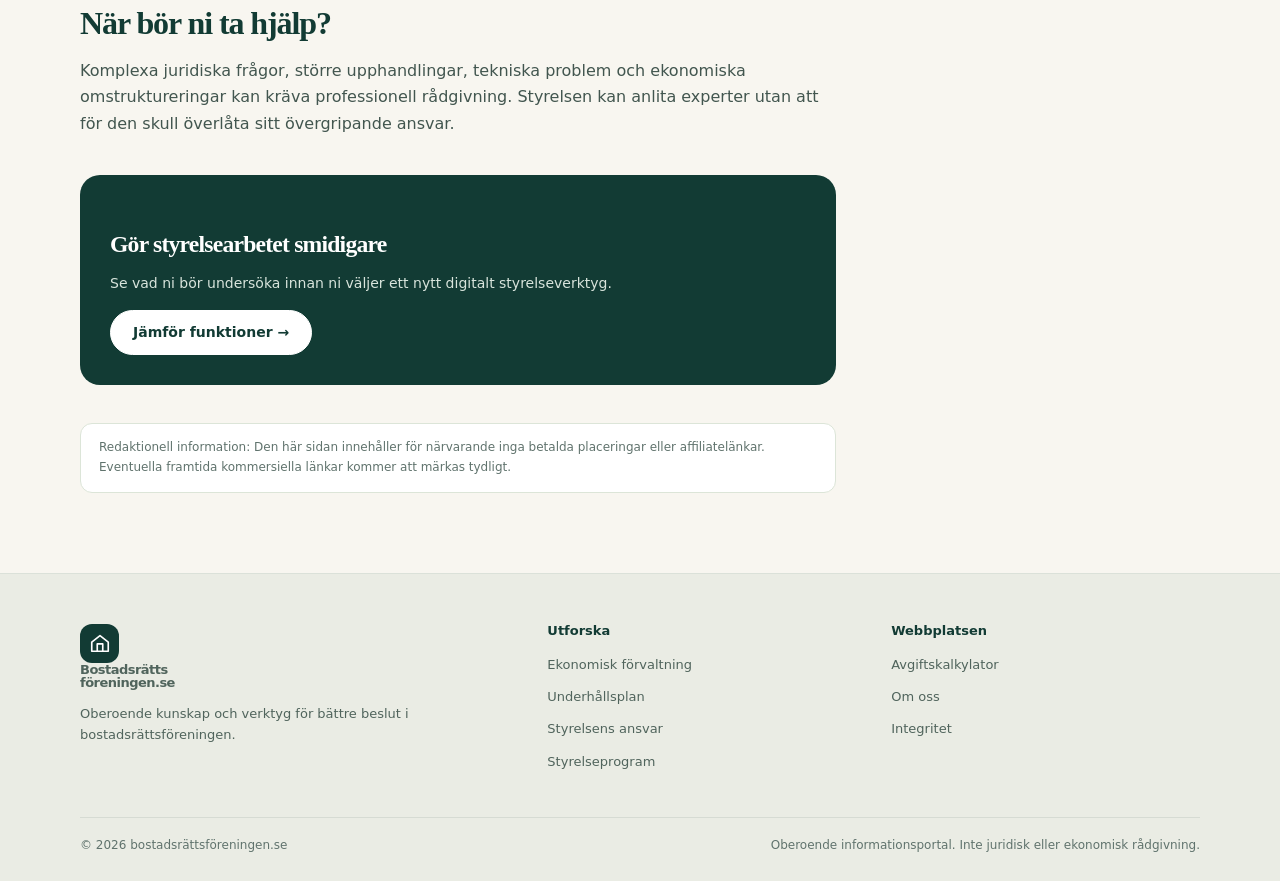
<file: styrelsens-ansvar/index.html>
<!doctype html><html lang="sv"><head><meta charset="utf-8"><meta name="viewport" content="width=device-width,initial-scale=1"><meta name="theme-color" content="#123b34"><meta name="description" content="En lättöverskådlig guide till styrelsens vanligaste ansvarsområden, ekonomi, beslut och löpande arbete."><title>Styrelsens ansvar i bostadsrättsföreningen | Bostadsrättsföreningen.se</title><link rel="canonical" href="https://xn--bostadsrttsfreningen-izb41b.se/styrelsens-ansvar/"><meta property="og:type" content="website"><meta property="og:locale" content="sv_SE"><meta property="og:title" content="Styrelsens ansvar i bostadsrättsföreningen"><meta property="og:description" content="En lättöverskådlig guide till styrelsens vanligaste ansvarsområden, ekonomi, beslut och löpande arbete."><meta property="og:url" content="https://xn--bostadsrttsfreningen-izb41b.se/styrelsens-ansvar/"><link rel="icon" type="image/svg+xml" href="../assets/favicon.svg"><link rel="stylesheet" href="../assets/style.css"><script type="application/ld+json">{"@context": "https://schema.org", "@type": "WebPage", "name": "Styrelsens ansvar i bostadsrättsföreningen", "url": "https://xn--bostadsrttsfreningen-izb41b.se/styrelsens-ansvar/", "inLanguage": "sv-SE", "description": "En lättöverskådlig guide till styrelsens vanligaste ansvarsområden, ekonomi, beslut och löpande arbete.", "isPartOf": {"@type": "WebSite", "name": "Bostadsrättsföreningen.se", "url": "https://xn--bostadsrttsfreningen-izb41b.se/"}}</script><script src="../assets/main.js" defer></script></head><body><a class="skip" href="#main">Hoppa till innehållet</a><header class="site-header"><div class="container nav-wrap"><a href="../" class="brand" aria-label="Till startsidan"><span class="brand-symbol"><svg width="22" height="22" viewBox="0 0 24 24" fill="none" aria-hidden="true"><path d="m3 11 9-7 9 7v10H3V11Z" stroke="currentColor" stroke-width="1.8" stroke-linejoin="round"/><path d="M9 21v-8h6v8" stroke="currentColor" stroke-width="1.8" stroke-linejoin="round"/></svg></span><span>Bostadsrätts<small>föreningen.se</small></span></a><button type="button" class="menu-button" aria-label="Öppna menyn" aria-controls="main-nav" aria-expanded="false" data-menu-button><svg width="22" height="22" viewBox="0 0 24 24" aria-hidden="true"><path d="M4 7h16M4 12h16M4 17h16" stroke="currentColor" stroke-width="2" stroke-linecap="round"/></svg></button><nav id="main-nav" class="nav-links" aria-label="Huvudnavigering" data-menu><a href="../ekonomisk-forvaltning/">Förvaltning</a><a href="../underhallsplan/">Underhåll</a><a href="../styrelsens-ansvar/" aria-current="page">Styrelse</a><a href="../styrelseprogram/">Jämför verktyg</a><a class="nav-cta" href="../verktyg/avgiftshojning/">Gratis kalkylator ↗</a></nav></div></header><main id="main"><section class="page-hero"><div class="container"><div class="breadcrumbs"><a href="../">Hem</a><span aria-hidden="true">/</span><span>Styrelsearbete</span></div><span class="eyebrow" style="margin-top:27px">Styrelsearbete</span><h1>Styrelsens ansvar i en BRF</h1><p class="lead">Vad förväntas av en styrelse? Här får du en översikt över föreningens ekonomi, fastighet, avtal och beslutsprocesser.</p><div class="pill-row" style="margin-top:21px"><span class="pill">Gratis guide</span><span class="pill">För BRF-styrelser</span><span class="pill">Uppdaterad november 2026</span></div></div></section><div class="container article-layout"><article class="article"><h2>Styrelsen företräder föreningen</h2><p>Styrelsen ansvarar för föreningens organisation och den löpande förvaltningen inom de ramar som följer av lag, stadgar och stämmans beslut. Hur ansvaret ser ut i en enskild fråga beror på omständigheterna.</p><p>Ett bra styrelsearbete handlar om att fatta informerade beslut, dokumentera dem och följa upp att de genomförs.</p><h2>Fem viktiga ansvarsområden</h2><ol><li><strong>Ekonomi:</strong> ha kontroll över budget, likviditet, avgifter, redovisning och risker.</li><li><strong>Fastighet:</strong> följa upp skötsel, felanmälningar, underhåll och säkerhetsfrågor.</li><li><strong>Avtal:</strong> utvärdera tjänster, förhandla villkor och bevaka uppsägningstider.</li><li><strong>Styrning:</strong> kalla till möten, protokollföra beslut och hantera jäv.</li><li><strong>Kommunikation:</strong> ge medlemmarna saklig och relevant information.</li></ol><div class="notice"><strong>Viktigt:</strong><p>Detta är en allmän introduktion, inte en fullständig juridisk beskrivning. Stäm alltid av mot bostadsrättslagen, lagen om ekonomiska föreningar och föreningens stadgar. Vid tveksamma beslut bör ni ta sakkunnig hjälp.</p></div><h2>Skapa ett fungerande årshjul</h2><p>Lägg återkommande aktiviteter i en gemensam plan: budget, bokslut, stämma, underhållsuppföljning, avtal och informationsutskick. Fördela ansvaret så att inte allt hamnar på ordföranden.</p><h3>Inför varje styrelsemöte</h3><ul><li>Skicka agenda och beslutsunderlag i god tid.</li><li>Fatta beslut med tillräckligt underlag.</li><li>Anteckna vad som beslutats, vem som ansvarar och när det följs upp.</li><li>Hantera sekretess och personuppgifter omsorgsfullt.</li></ul><h2>När bör ni ta hjälp?</h2><p>Komplexa juridiska frågor, större upphandlingar, tekniska problem och ekonomiska omstruktureringar kan kräva professionell rådgivning. Styrelsen kan anlita experter utan att för den skull överlåta sitt övergripande ansvar.</p><div class="action-box"><h3>Gör styrelsearbetet smidigare</h3><p>Se vad ni bör undersöka innan ni väljer ett nytt digitalt styrelseverktyg.</p><a class="button" href="../styrelseprogram/">Jämför funktioner →</a></div><div class="commercial-note">Redaktionell information: Den här sidan innehåller för närvarande inga betalda placeringar eller affiliate­länkar. Eventuella framtida kommersiella länkar kommer att märkas tydligt.</div></article><aside class="side-panel" aria-label="Relaterat innehåll"><span class="mini-label">Läs vidare</span><h3>Mer för er förening</h3><a href="../styrelseprogram/">Styrelseprogram →</a><a href="../underhallsplan/">Underhållsplan →</a><a href="../ekonomisk-forvaltning/">Ekonomisk förvaltning →</a><p>Guiden är allmän information. Kontrollera alltid aktuella lagar, avtal och föreningens stadgar.</p></aside></div></main><footer class="footer"><div class="container"><div class="footer-inner"><div><a href="../" class="brand" aria-label="Bostadsrättsföreningen.se startsida"><span class="brand-symbol"><svg width="22" height="22" viewBox="0 0 24 24" fill="none" aria-hidden="true"><path d="m3 11 9-7 9 7v10H3V11Z" stroke="currentColor" stroke-width="1.8" stroke-linejoin="round"/><path d="M9 21v-8h6v8" stroke="currentColor" stroke-width="1.8" stroke-linejoin="round"/></svg></span><span>Bostadsrätts<span style="display:block">föreningen.se</span></span></a><p>Oberoende kunskap och verktyg för bättre beslut i bostadsrättsföreningen.</p></div><div><h3>Utforska</h3><a href="../ekonomisk-forvaltning/">Ekonomisk förvaltning</a><a href="../underhallsplan/">Underhållsplan</a><a href="../styrelsens-ansvar/">Styrelsens ansvar</a><a href="../styrelseprogram/">Styrelseprogram</a></div><div><h3>Webbplatsen</h3><a href="../verktyg/avgiftshojning/">Avgiftskalkylator</a><a href="../om/">Om oss</a><a href="../integritet/">Integritet</a></div></div><div class="foot-bottom"><span>© 2026 bostadsrättsföreningen.se</span><span>Oberoende informationsportal. Inte juridisk eller ekonomisk rådgivning.</span></div></div></footer></body></html>
</file>
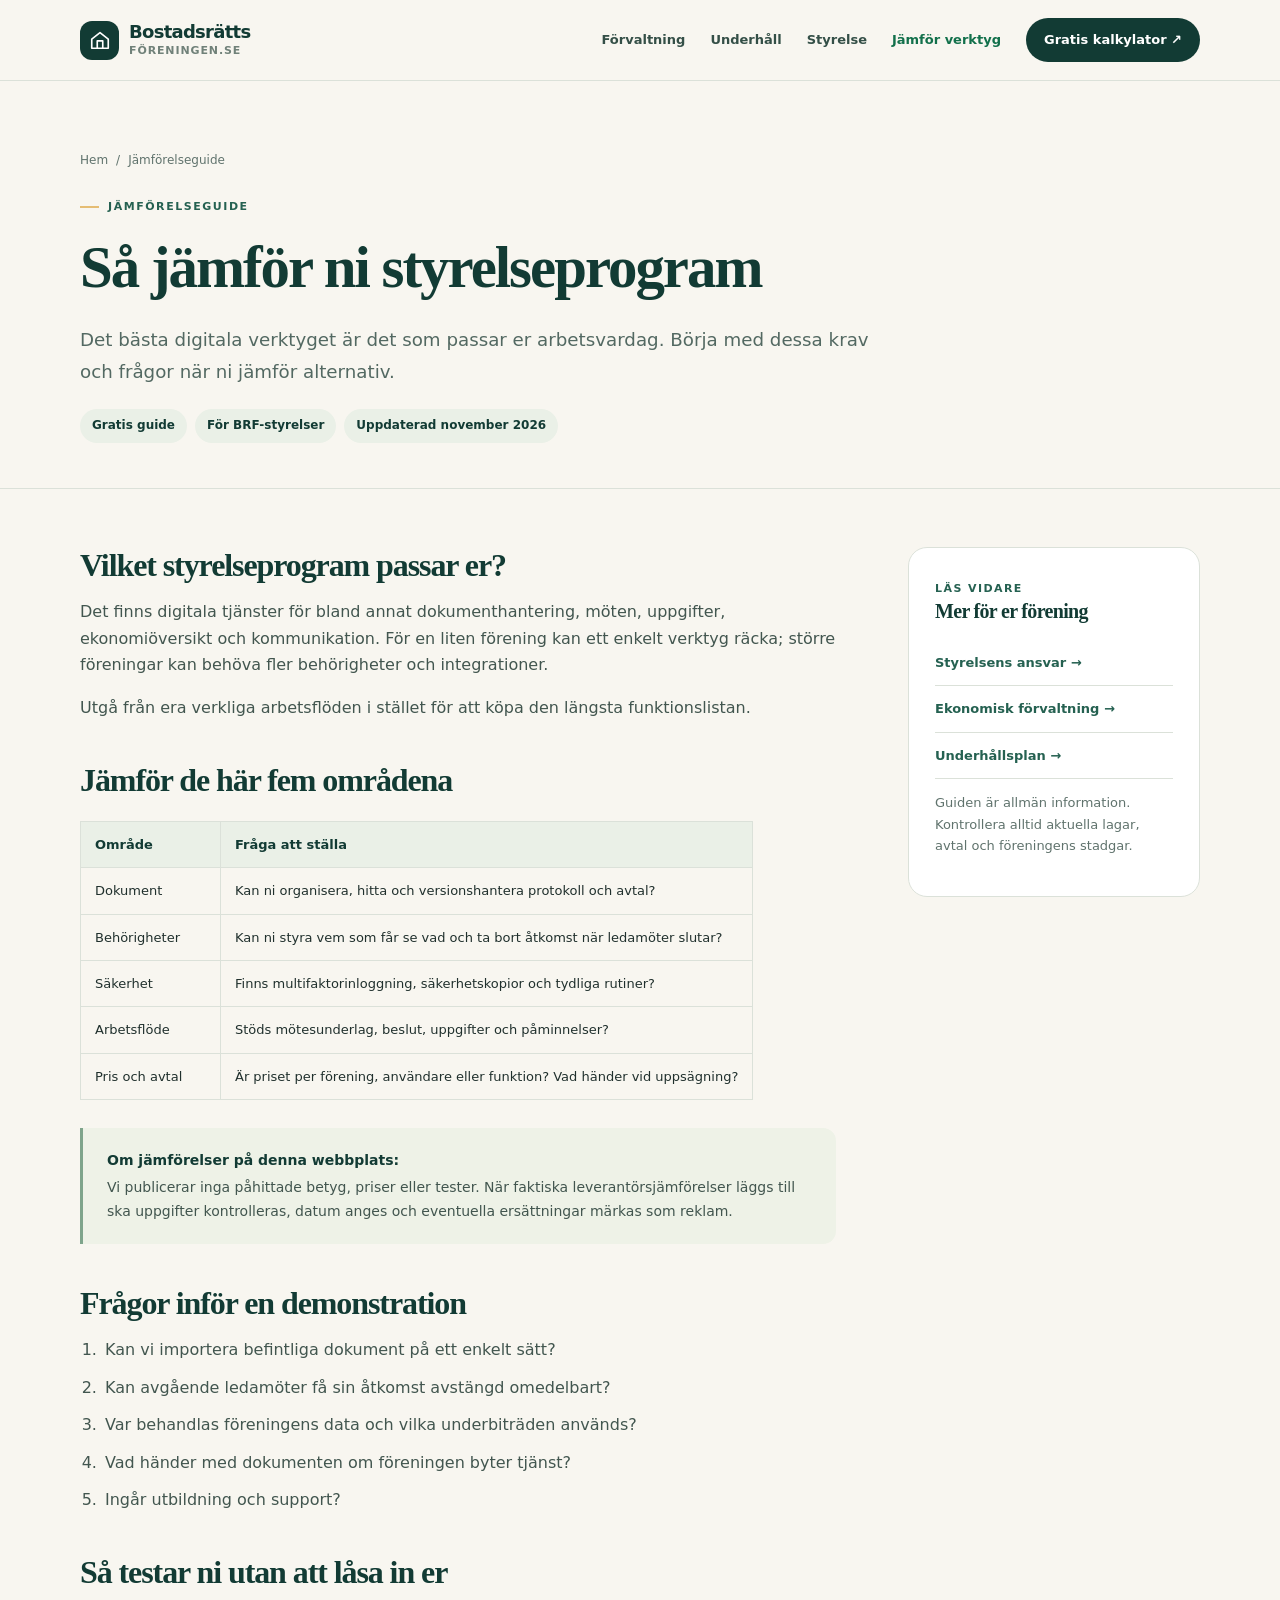
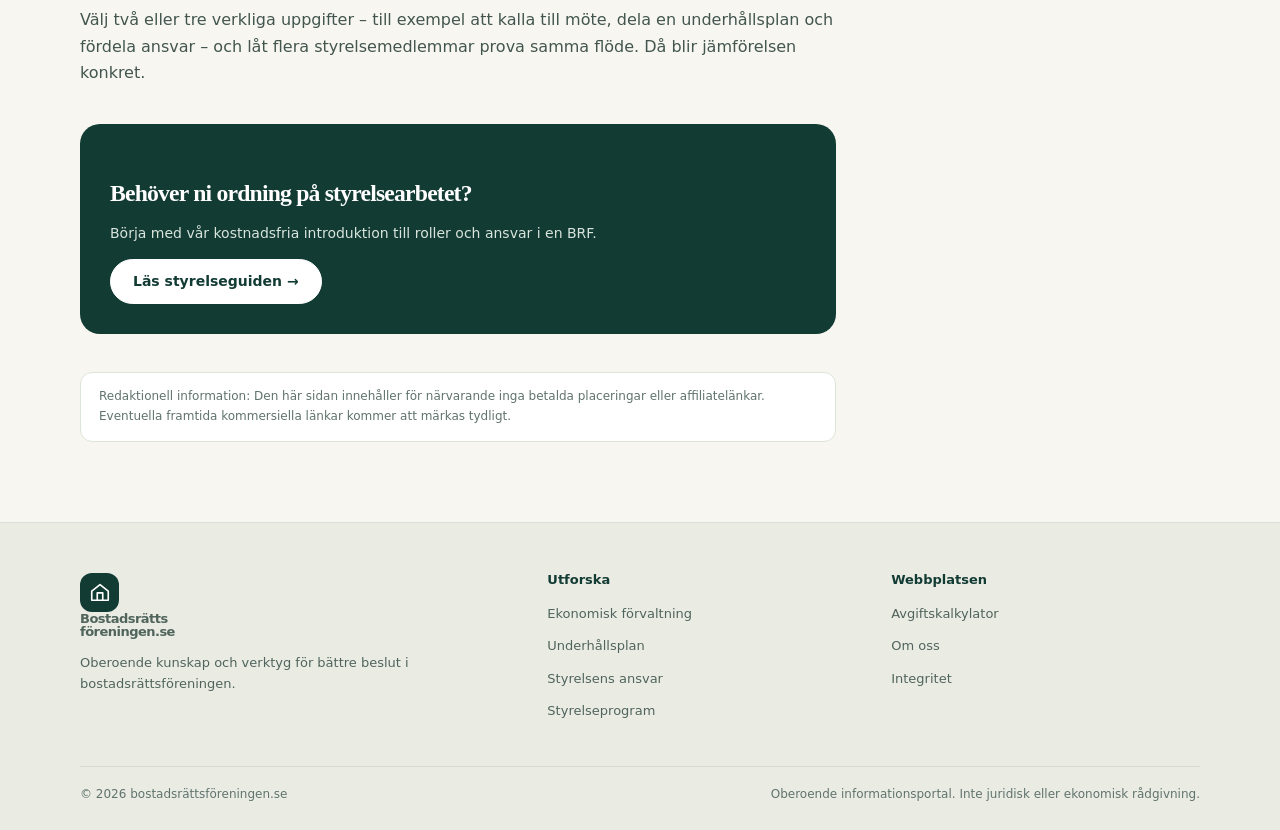
<file: styrelseprogram/index.html>
<!doctype html><html lang="sv"><head><meta charset="utf-8"><meta name="viewport" content="width=device-width,initial-scale=1"><meta name="theme-color" content="#123b34"><meta name="description" content="Checklista för att välja digitala verktyg för BRF-styrelsen, med fokus på säkerhet, dokument, stöd och pris."><title>Styrelseprogram för BRF – vad ska ni jämföra? | Bostadsrättsföreningen.se</title><link rel="canonical" href="https://xn--bostadsrttsfreningen-izb41b.se/styrelseprogram/"><meta property="og:type" content="website"><meta property="og:locale" content="sv_SE"><meta property="og:title" content="Styrelseprogram för BRF – vad ska ni jämföra?"><meta property="og:description" content="Checklista för att välja digitala verktyg för BRF-styrelsen, med fokus på säkerhet, dokument, stöd och pris."><meta property="og:url" content="https://xn--bostadsrttsfreningen-izb41b.se/styrelseprogram/"><link rel="icon" type="image/svg+xml" href="../assets/favicon.svg"><link rel="stylesheet" href="../assets/style.css"><script type="application/ld+json">{"@context": "https://schema.org", "@type": "WebPage", "name": "Styrelseprogram för BRF – vad ska ni jämföra?", "url": "https://xn--bostadsrttsfreningen-izb41b.se/styrelseprogram/", "inLanguage": "sv-SE", "description": "Checklista för att välja digitala verktyg för BRF-styrelsen, med fokus på säkerhet, dokument, stöd och pris.", "isPartOf": {"@type": "WebSite", "name": "Bostadsrättsföreningen.se", "url": "https://xn--bostadsrttsfreningen-izb41b.se/"}}</script><script src="../assets/main.js" defer></script></head><body><a class="skip" href="#main">Hoppa till innehållet</a><header class="site-header"><div class="container nav-wrap"><a href="../" class="brand" aria-label="Till startsidan"><span class="brand-symbol"><svg width="22" height="22" viewBox="0 0 24 24" fill="none" aria-hidden="true"><path d="m3 11 9-7 9 7v10H3V11Z" stroke="currentColor" stroke-width="1.8" stroke-linejoin="round"/><path d="M9 21v-8h6v8" stroke="currentColor" stroke-width="1.8" stroke-linejoin="round"/></svg></span><span>Bostadsrätts<small>föreningen.se</small></span></a><button type="button" class="menu-button" aria-label="Öppna menyn" aria-controls="main-nav" aria-expanded="false" data-menu-button><svg width="22" height="22" viewBox="0 0 24 24" aria-hidden="true"><path d="M4 7h16M4 12h16M4 17h16" stroke="currentColor" stroke-width="2" stroke-linecap="round"/></svg></button><nav id="main-nav" class="nav-links" aria-label="Huvudnavigering" data-menu><a href="../ekonomisk-forvaltning/">Förvaltning</a><a href="../underhallsplan/">Underhåll</a><a href="../styrelsens-ansvar/">Styrelse</a><a href="../styrelseprogram/" aria-current="page">Jämför verktyg</a><a class="nav-cta" href="../verktyg/avgiftshojning/">Gratis kalkylator ↗</a></nav></div></header><main id="main"><section class="page-hero"><div class="container"><div class="breadcrumbs"><a href="../">Hem</a><span aria-hidden="true">/</span><span>Jämförelseguide</span></div><span class="eyebrow" style="margin-top:27px">Jämförelseguide</span><h1>Så jämför ni styrelseprogram</h1><p class="lead">Det bästa digitala verktyget är det som passar er arbetsvardag. Börja med dessa krav och frågor när ni jämför alternativ.</p><div class="pill-row" style="margin-top:21px"><span class="pill">Gratis guide</span><span class="pill">För BRF-styrelser</span><span class="pill">Uppdaterad november 2026</span></div></div></section><div class="container article-layout"><article class="article"><h2>Vilket styrelseprogram passar er?</h2><p>Det finns digitala tjänster för bland annat dokumenthantering, möten, uppgifter, ekonomiöversikt och kommunikation. För en liten förening kan ett enkelt verktyg räcka; större föreningar kan behöva fler behörigheter och integrationer.</p><p>Utgå från era verkliga arbetsflöden i stället för att köpa den längsta funktionslistan.</p><h2>Jämför de här fem områdena</h2><table class="content-table"><thead><tr><th>Område</th><th>Fråga att ställa</th></tr></thead><tbody><tr><td>Dokument</td><td>Kan ni organisera, hitta och versionshantera protokoll och avtal?</td></tr><tr><td>Behörigheter</td><td>Kan ni styra vem som får se vad och ta bort åtkomst när ledamöter slutar?</td></tr><tr><td>Säkerhet</td><td>Finns multifaktorinloggning, säkerhetskopior och tydliga rutiner?</td></tr><tr><td>Arbetsflöde</td><td>Stöds mötesunderlag, beslut, uppgifter och påminnelser?</td></tr><tr><td>Pris och avtal</td><td>Är priset per förening, användare eller funktion? Vad händer vid uppsägning?</td></tr></tbody></table><div class="notice"><strong>Om jämförelser på denna webbplats:</strong><p>Vi publicerar inga påhittade betyg, priser eller tester. När faktiska leverantörsjämförelser läggs till ska uppgifter kontrolleras, datum anges och eventuella ersättningar märkas som reklam.</p></div><h2>Frågor inför en demonstration</h2><ol><li>Kan vi importera befintliga dokument på ett enkelt sätt?</li><li>Kan avgående ledamöter få sin åtkomst avstängd omedelbart?</li><li>Var behandlas föreningens data och vilka underbiträden används?</li><li>Vad händer med dokumenten om föreningen byter tjänst?</li><li>Ingår utbildning och support?</li></ol><h2>Så testar ni utan att låsa in er</h2><p>Välj två eller tre verkliga uppgifter – till exempel att kalla till möte, dela en underhållsplan och fördela ansvar – och låt flera styrelsemedlemmar prova samma flöde. Då blir jämförelsen konkret.</p><div class="action-box"><h3>Behöver ni ordning på styrelsearbetet?</h3><p>Börja med vår kostnadsfria introduktion till roller och ansvar i en BRF.</p><a class="button" href="../styrelsens-ansvar/">Läs styrelseguiden →</a></div><div class="commercial-note">Redaktionell information: Den här sidan innehåller för närvarande inga betalda placeringar eller affiliate­länkar. Eventuella framtida kommersiella länkar kommer att märkas tydligt.</div></article><aside class="side-panel" aria-label="Relaterat innehåll"><span class="mini-label">Läs vidare</span><h3>Mer för er förening</h3><a href="../styrelsens-ansvar/">Styrelsens ansvar →</a><a href="../ekonomisk-forvaltning/">Ekonomisk förvaltning →</a><a href="../underhallsplan/">Underhållsplan →</a><p>Guiden är allmän information. Kontrollera alltid aktuella lagar, avtal och föreningens stadgar.</p></aside></div></main><footer class="footer"><div class="container"><div class="footer-inner"><div><a href="../" class="brand" aria-label="Bostadsrättsföreningen.se startsida"><span class="brand-symbol"><svg width="22" height="22" viewBox="0 0 24 24" fill="none" aria-hidden="true"><path d="m3 11 9-7 9 7v10H3V11Z" stroke="currentColor" stroke-width="1.8" stroke-linejoin="round"/><path d="M9 21v-8h6v8" stroke="currentColor" stroke-width="1.8" stroke-linejoin="round"/></svg></span><span>Bostadsrätts<span style="display:block">föreningen.se</span></span></a><p>Oberoende kunskap och verktyg för bättre beslut i bostadsrättsföreningen.</p></div><div><h3>Utforska</h3><a href="../ekonomisk-forvaltning/">Ekonomisk förvaltning</a><a href="../underhallsplan/">Underhållsplan</a><a href="../styrelsens-ansvar/">Styrelsens ansvar</a><a href="../styrelseprogram/">Styrelseprogram</a></div><div><h3>Webbplatsen</h3><a href="../verktyg/avgiftshojning/">Avgiftskalkylator</a><a href="../om/">Om oss</a><a href="../integritet/">Integritet</a></div></div><div class="foot-bottom"><span>© 2026 bostadsrättsföreningen.se</span><span>Oberoende informationsportal. Inte juridisk eller ekonomisk rådgivning.</span></div></div></footer></body></html>
</file>
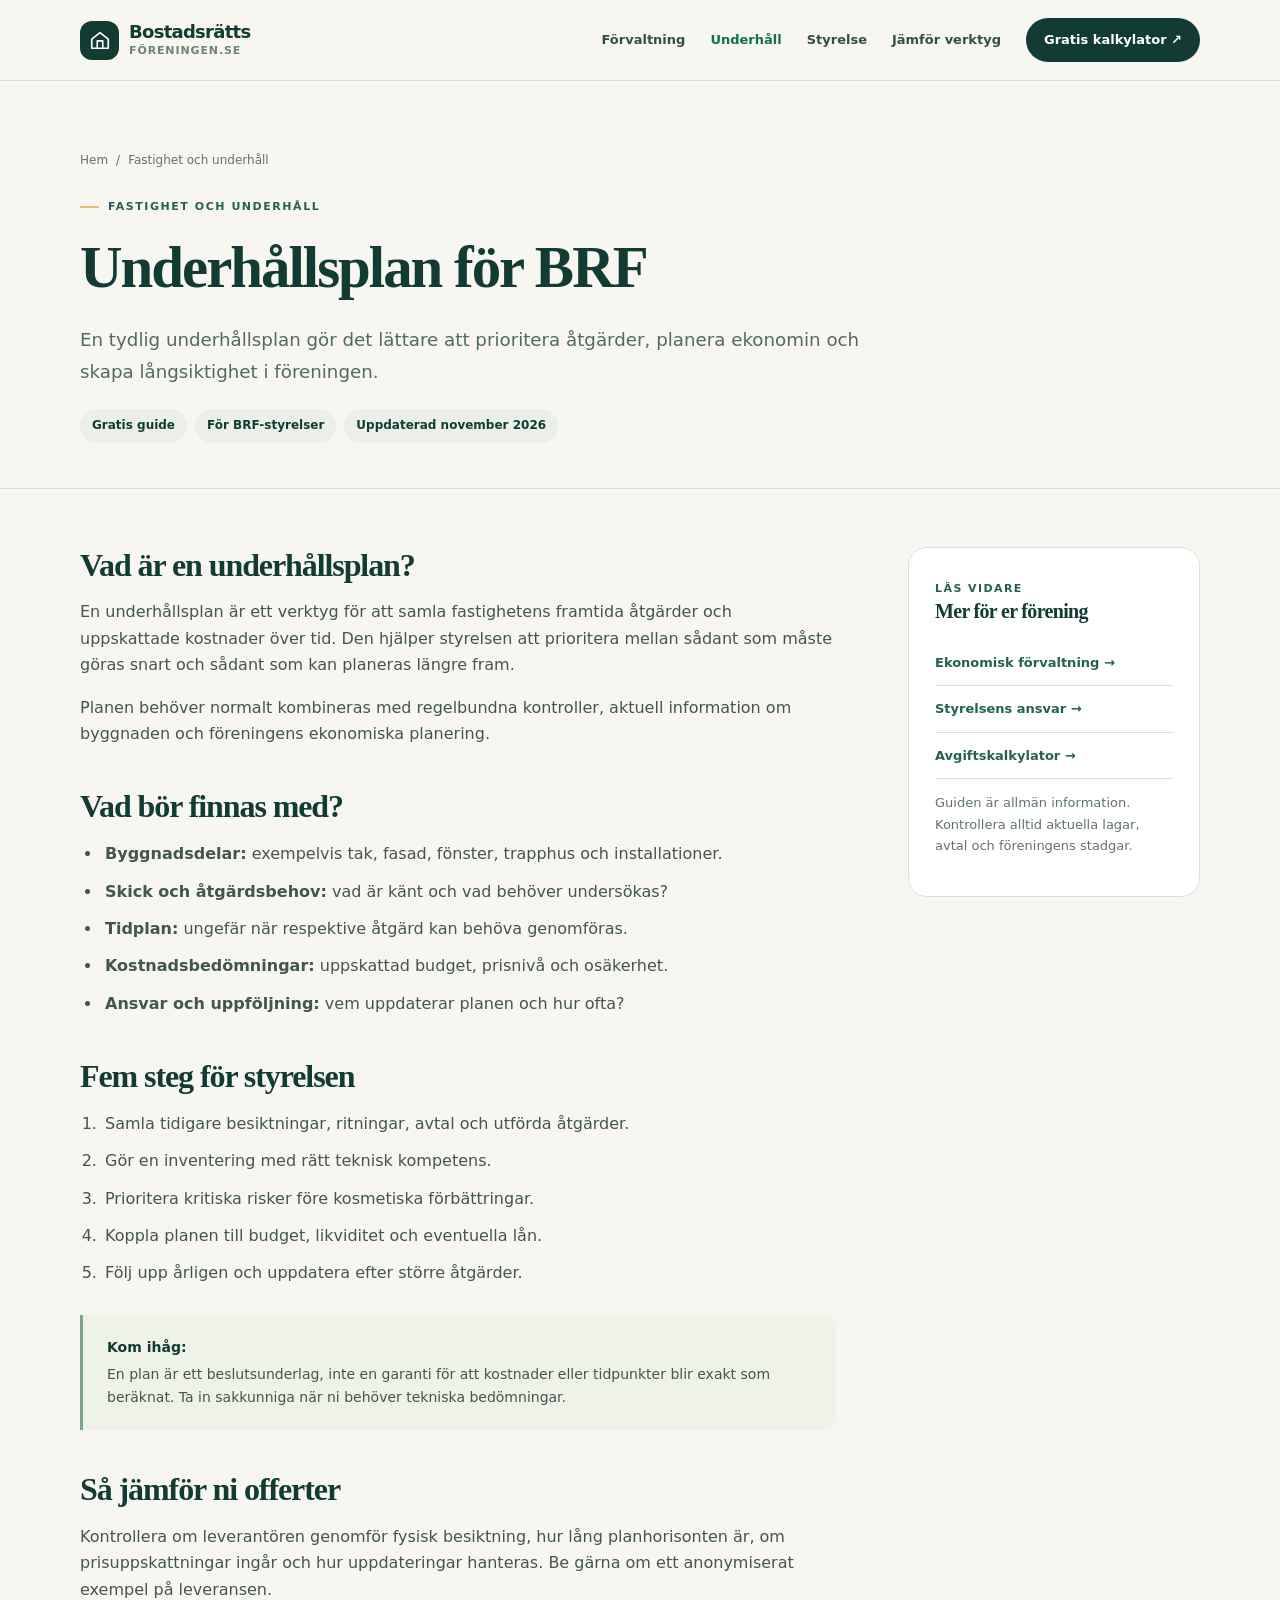
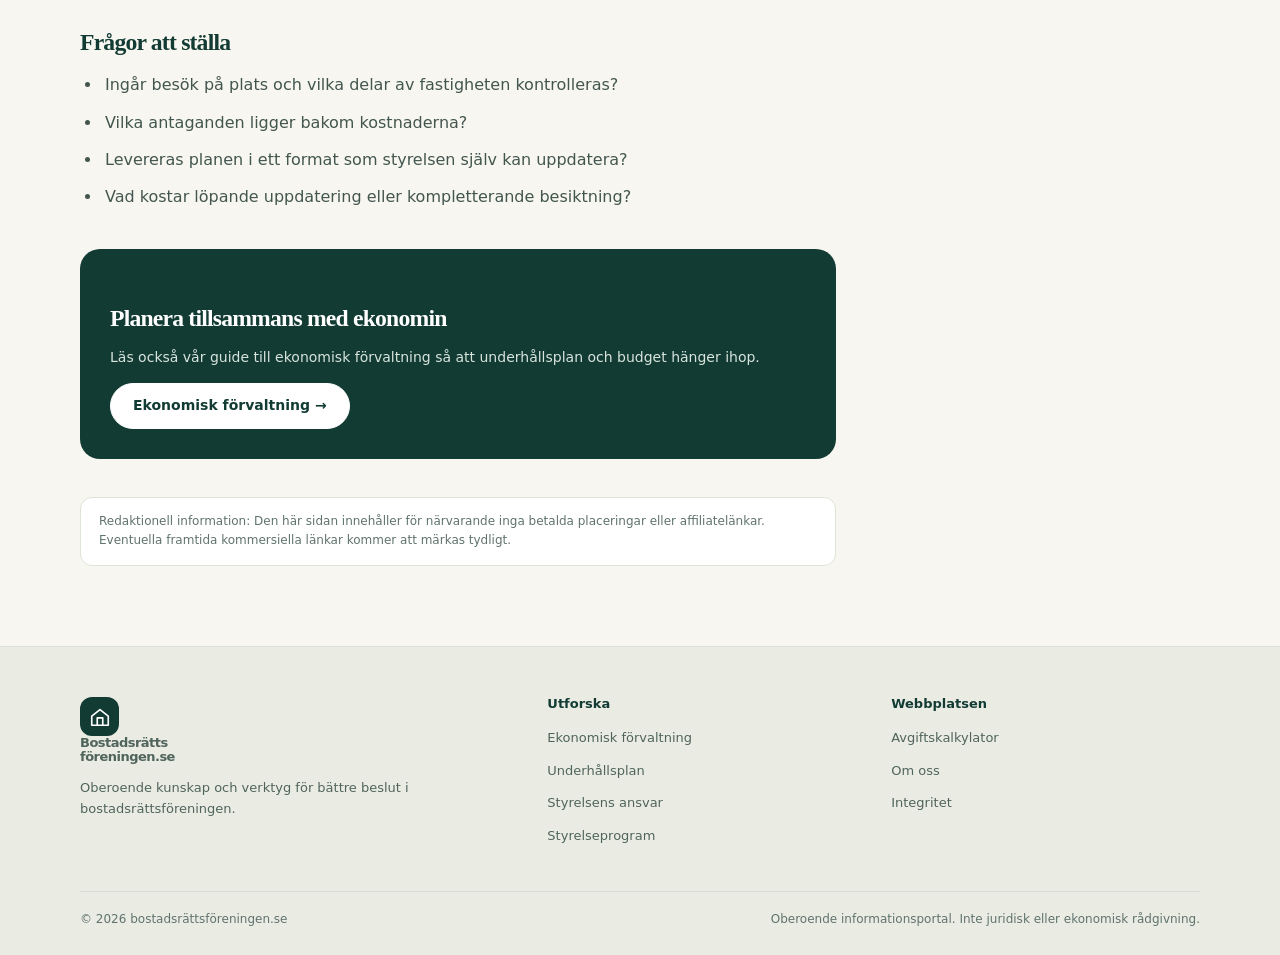
<file: underhallsplan/index.html>
<!doctype html><html lang="sv"><head><meta charset="utf-8"><meta name="viewport" content="width=device-width,initial-scale=1"><meta name="theme-color" content="#123b34"><meta name="description" content="Lär er vad en underhållsplan bör innehålla och hur styrelsen kan planera underhåll, budget och framtida investeringar."><title>Underhållsplan för BRF – så kommer ni igång | Bostadsrättsföreningen.se</title><link rel="canonical" href="https://xn--bostadsrttsfreningen-izb41b.se/underhallsplan/"><meta property="og:type" content="website"><meta property="og:locale" content="sv_SE"><meta property="og:title" content="Underhållsplan för BRF – så kommer ni igång"><meta property="og:description" content="Lär er vad en underhållsplan bör innehålla och hur styrelsen kan planera underhåll, budget och framtida investeringar."><meta property="og:url" content="https://xn--bostadsrttsfreningen-izb41b.se/underhallsplan/"><link rel="icon" type="image/svg+xml" href="../assets/favicon.svg"><link rel="stylesheet" href="../assets/style.css"><script type="application/ld+json">{"@context": "https://schema.org", "@type": "WebPage", "name": "Underhållsplan för BRF – så kommer ni igång", "url": "https://xn--bostadsrttsfreningen-izb41b.se/underhallsplan/", "inLanguage": "sv-SE", "description": "Lär er vad en underhållsplan bör innehålla och hur styrelsen kan planera underhåll, budget och framtida investeringar.", "isPartOf": {"@type": "WebSite", "name": "Bostadsrättsföreningen.se", "url": "https://xn--bostadsrttsfreningen-izb41b.se/"}}</script><script src="../assets/main.js" defer></script></head><body><a class="skip" href="#main">Hoppa till innehållet</a><header class="site-header"><div class="container nav-wrap"><a href="../" class="brand" aria-label="Till startsidan"><span class="brand-symbol"><svg width="22" height="22" viewBox="0 0 24 24" fill="none" aria-hidden="true"><path d="m3 11 9-7 9 7v10H3V11Z" stroke="currentColor" stroke-width="1.8" stroke-linejoin="round"/><path d="M9 21v-8h6v8" stroke="currentColor" stroke-width="1.8" stroke-linejoin="round"/></svg></span><span>Bostadsrätts<small>föreningen.se</small></span></a><button type="button" class="menu-button" aria-label="Öppna menyn" aria-controls="main-nav" aria-expanded="false" data-menu-button><svg width="22" height="22" viewBox="0 0 24 24" aria-hidden="true"><path d="M4 7h16M4 12h16M4 17h16" stroke="currentColor" stroke-width="2" stroke-linecap="round"/></svg></button><nav id="main-nav" class="nav-links" aria-label="Huvudnavigering" data-menu><a href="../ekonomisk-forvaltning/">Förvaltning</a><a href="../underhallsplan/" aria-current="page">Underhåll</a><a href="../styrelsens-ansvar/">Styrelse</a><a href="../styrelseprogram/">Jämför verktyg</a><a class="nav-cta" href="../verktyg/avgiftshojning/">Gratis kalkylator ↗</a></nav></div></header><main id="main"><section class="page-hero"><div class="container"><div class="breadcrumbs"><a href="../">Hem</a><span aria-hidden="true">/</span><span>Fastighet och underhåll</span></div><span class="eyebrow" style="margin-top:27px">Fastighet och underhåll</span><h1>Underhållsplan för BRF</h1><p class="lead">En tydlig underhållsplan gör det lättare att prioritera åtgärder, planera ekonomin och skapa långsiktighet i föreningen.</p><div class="pill-row" style="margin-top:21px"><span class="pill">Gratis guide</span><span class="pill">För BRF-styrelser</span><span class="pill">Uppdaterad november 2026</span></div></div></section><div class="container article-layout"><article class="article"><h2>Vad är en underhållsplan?</h2><p>En underhållsplan är ett verktyg för att samla fastighetens framtida åtgärder och uppskattade kostnader över tid. Den hjälper styrelsen att prioritera mellan sådant som måste göras snart och sådant som kan planeras längre fram.</p><p>Planen behöver normalt kombineras med regelbundna kontroller, aktuell information om byggnaden och föreningens ekonomiska planering.</p><h2>Vad bör finnas med?</h2><ul><li><strong>Byggnadsdelar:</strong> exempelvis tak, fasad, fönster, trapphus och installationer.</li><li><strong>Skick och åtgärdsbehov:</strong> vad är känt och vad behöver undersökas?</li><li><strong>Tidplan:</strong> ungefär när respektive åtgärd kan behöva genomföras.</li><li><strong>Kostnadsbedömningar:</strong> uppskattad budget, prisnivå och osäkerhet.</li><li><strong>Ansvar och uppföljning:</strong> vem uppdaterar planen och hur ofta?</li></ul><h2>Fem steg för styrelsen</h2><ol><li>Samla tidigare besiktningar, ritningar, avtal och utförda åtgärder.</li><li>Gör en inventering med rätt teknisk kompetens.</li><li>Prioritera kritiska risker före kosmetiska förbättringar.</li><li>Koppla planen till budget, likviditet och eventuella lån.</li><li>Följ upp årligen och uppdatera efter större åtgärder.</li></ol><div class="notice"><strong>Kom ihåg:</strong><p>En plan är ett beslutsunderlag, inte en garanti för att kostnader eller tidpunkter blir exakt som beräknat. Ta in sakkunniga när ni behöver tekniska bedömningar.</p></div><h2>Så jämför ni offerter</h2><p>Kontrollera om leverantören genomför fysisk besiktning, hur lång planhorisonten är, om prisuppskattningar ingår och hur uppdateringar hanteras. Be gärna om ett anonymiserat exempel på leveransen.</p><h3>Frågor att ställa</h3><ul><li>Ingår besök på plats och vilka delar av fastigheten kontrolleras?</li><li>Vilka antaganden ligger bakom kostnaderna?</li><li>Levereras planen i ett format som styrelsen själv kan uppdatera?</li><li>Vad kostar löpande uppdatering eller kompletterande besiktning?</li></ul><div class="action-box"><h3>Planera tillsammans med ekonomin</h3><p>Läs också vår guide till ekonomisk förvaltning så att underhållsplan och budget hänger ihop.</p><a class="button" href="../ekonomisk-forvaltning/">Ekonomisk förvaltning →</a></div><div class="commercial-note">Redaktionell information: Den här sidan innehåller för närvarande inga betalda placeringar eller affiliate­länkar. Eventuella framtida kommersiella länkar kommer att märkas tydligt.</div></article><aside class="side-panel" aria-label="Relaterat innehåll"><span class="mini-label">Läs vidare</span><h3>Mer för er förening</h3><a href="../ekonomisk-forvaltning/">Ekonomisk förvaltning →</a><a href="../styrelsens-ansvar/">Styrelsens ansvar →</a><a href="../verktyg/avgiftshojning/">Avgiftskalkylator →</a><p>Guiden är allmän information. Kontrollera alltid aktuella lagar, avtal och föreningens stadgar.</p></aside></div></main><footer class="footer"><div class="container"><div class="footer-inner"><div><a href="../" class="brand" aria-label="Bostadsrättsföreningen.se startsida"><span class="brand-symbol"><svg width="22" height="22" viewBox="0 0 24 24" fill="none" aria-hidden="true"><path d="m3 11 9-7 9 7v10H3V11Z" stroke="currentColor" stroke-width="1.8" stroke-linejoin="round"/><path d="M9 21v-8h6v8" stroke="currentColor" stroke-width="1.8" stroke-linejoin="round"/></svg></span><span>Bostadsrätts<span style="display:block">föreningen.se</span></span></a><p>Oberoende kunskap och verktyg för bättre beslut i bostadsrättsföreningen.</p></div><div><h3>Utforska</h3><a href="../ekonomisk-forvaltning/">Ekonomisk förvaltning</a><a href="../underhallsplan/">Underhållsplan</a><a href="../styrelsens-ansvar/">Styrelsens ansvar</a><a href="../styrelseprogram/">Styrelseprogram</a></div><div><h3>Webbplatsen</h3><a href="../verktyg/avgiftshojning/">Avgiftskalkylator</a><a href="../om/">Om oss</a><a href="../integritet/">Integritet</a></div></div><div class="foot-bottom"><span>© 2026 bostadsrättsföreningen.se</span><span>Oberoende informationsportal. Inte juridisk eller ekonomisk rådgivning.</span></div></div></footer></body></html>
</file>
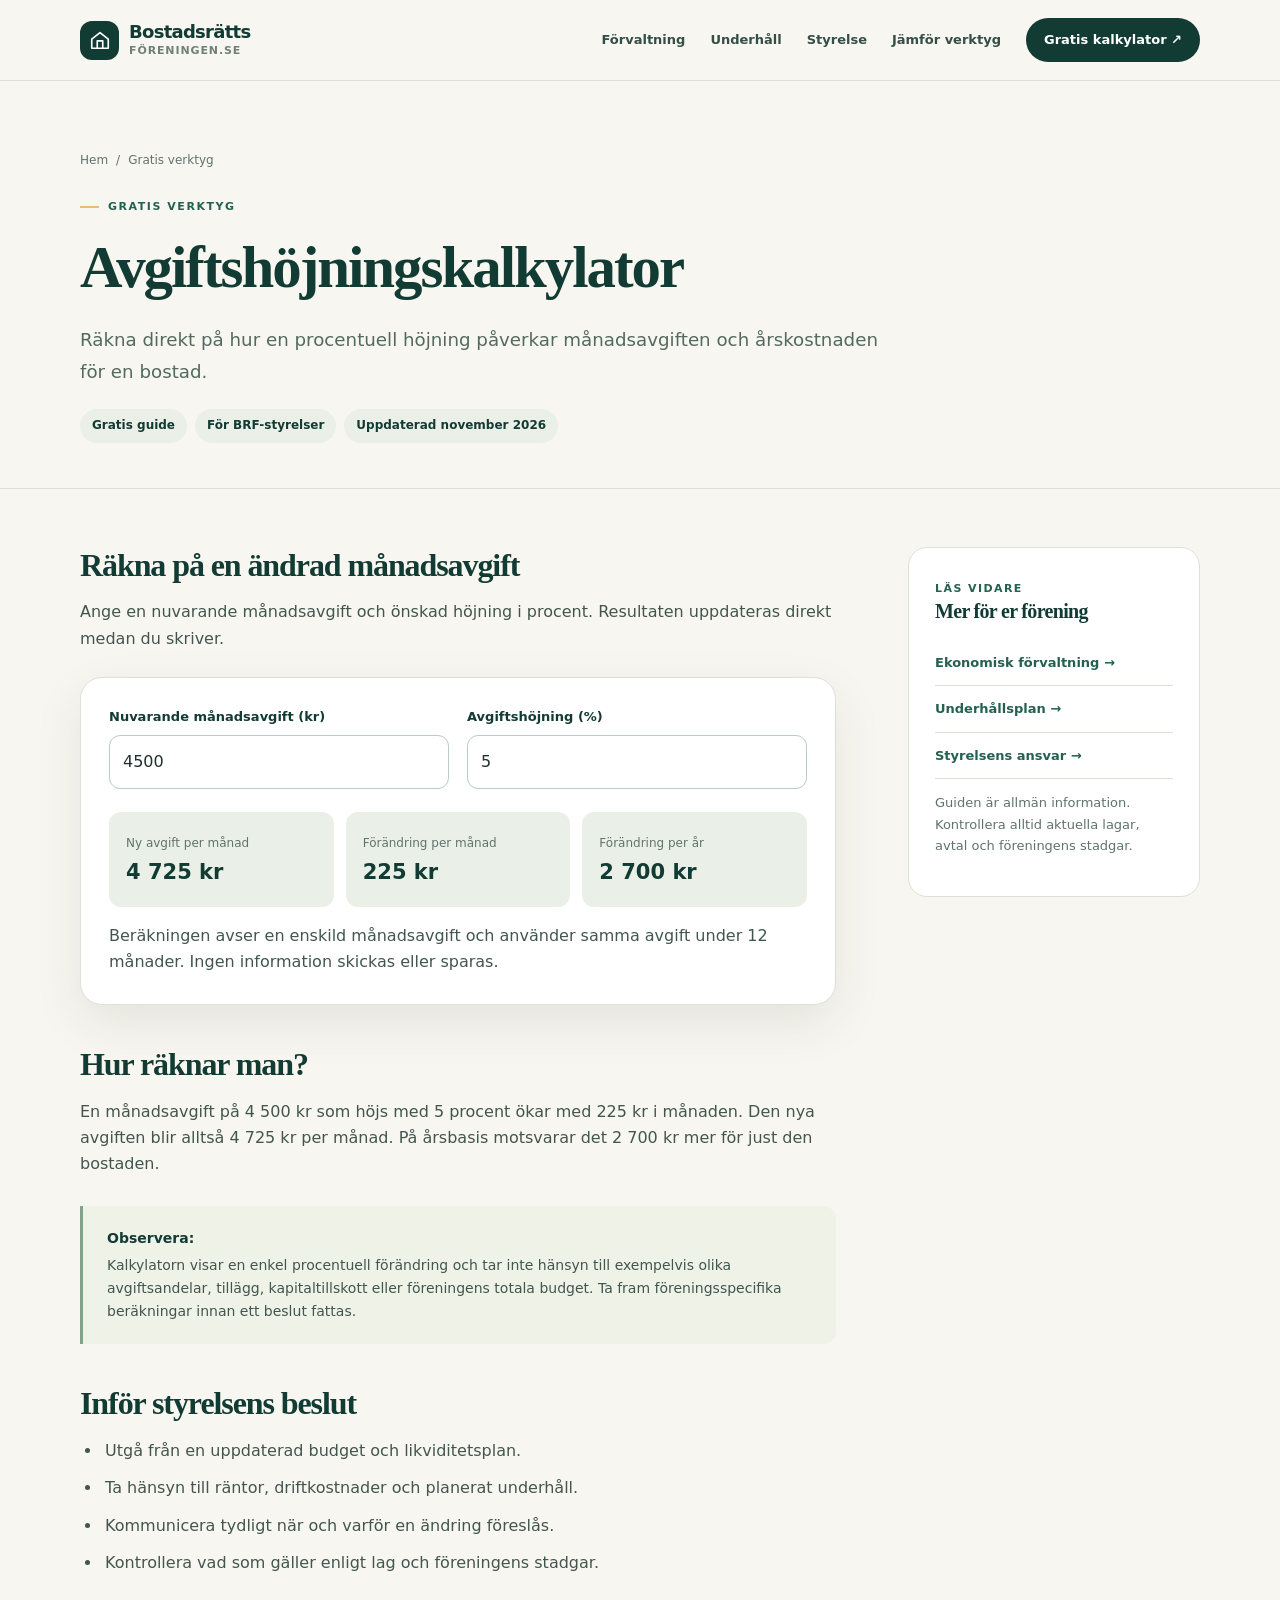
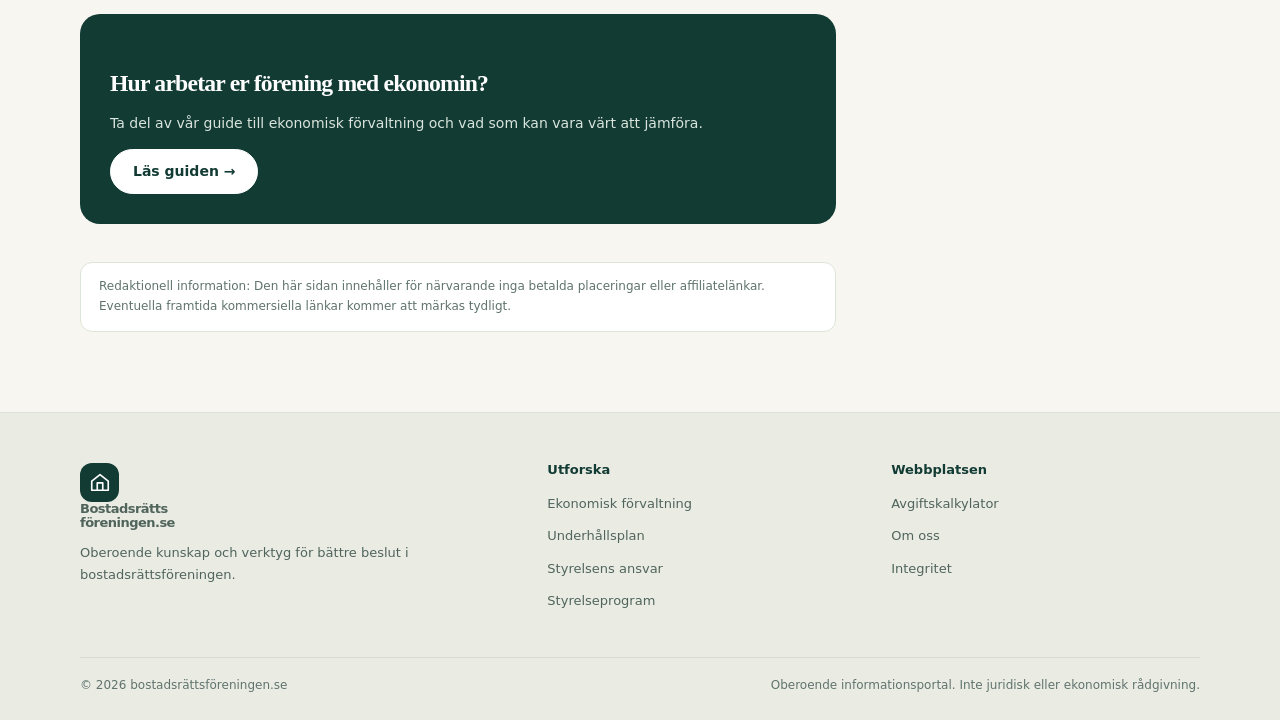
<file: verktyg/avgiftshojning/index.html>
<!doctype html><html lang="sv"><head><meta charset="utf-8"><meta name="viewport" content="width=device-width,initial-scale=1"><meta name="theme-color" content="#123b34"><meta name="description" content="Gratis kalkylator: se hur en procentuell avgiftshöjning påverkar månadsavgiften och årskostnaden."><title>Räkna på avgiftshöjning i BRF | Bostadsrättsföreningen.se</title><link rel="canonical" href="https://xn--bostadsrttsfreningen-izb41b.se/verktyg/avgiftshojning/"><meta property="og:type" content="website"><meta property="og:locale" content="sv_SE"><meta property="og:title" content="Räkna på avgiftshöjning i BRF"><meta property="og:description" content="Gratis kalkylator: se hur en procentuell avgiftshöjning påverkar månadsavgiften och årskostnaden."><meta property="og:url" content="https://xn--bostadsrttsfreningen-izb41b.se/verktyg/avgiftshojning/"><link rel="icon" type="image/svg+xml" href="../../assets/favicon.svg"><link rel="stylesheet" href="../../assets/style.css"><script type="application/ld+json">{"@context": "https://schema.org", "@type": "WebPage", "name": "Räkna på avgiftshöjning i BRF", "url": "https://xn--bostadsrttsfreningen-izb41b.se/verktyg/avgiftshojning/", "inLanguage": "sv-SE", "description": "Gratis kalkylator: se hur en procentuell avgiftshöjning påverkar månadsavgiften och årskostnaden.", "isPartOf": {"@type": "WebSite", "name": "Bostadsrättsföreningen.se", "url": "https://xn--bostadsrttsfreningen-izb41b.se/"}}</script><script src="../../assets/main.js" defer></script></head><body><a class="skip" href="#main">Hoppa till innehållet</a><header class="site-header"><div class="container nav-wrap"><a href="../../" class="brand" aria-label="Till startsidan"><span class="brand-symbol"><svg width="22" height="22" viewBox="0 0 24 24" fill="none" aria-hidden="true"><path d="m3 11 9-7 9 7v10H3V11Z" stroke="currentColor" stroke-width="1.8" stroke-linejoin="round"/><path d="M9 21v-8h6v8" stroke="currentColor" stroke-width="1.8" stroke-linejoin="round"/></svg></span><span>Bostadsrätts<small>föreningen.se</small></span></a><button type="button" class="menu-button" aria-label="Öppna menyn" aria-controls="main-nav" aria-expanded="false" data-menu-button><svg width="22" height="22" viewBox="0 0 24 24" aria-hidden="true"><path d="M4 7h16M4 12h16M4 17h16" stroke="currentColor" stroke-width="2" stroke-linecap="round"/></svg></button><nav id="main-nav" class="nav-links" aria-label="Huvudnavigering" data-menu><a href="../../ekonomisk-forvaltning/">Förvaltning</a><a href="../../underhallsplan/">Underhåll</a><a href="../../styrelsens-ansvar/">Styrelse</a><a href="../../styrelseprogram/">Jämför verktyg</a><a class="nav-cta" href="../../verktyg/avgiftshojning/">Gratis kalkylator ↗</a></nav></div></header><main id="main"><section class="page-hero"><div class="container"><div class="breadcrumbs"><a href="../../">Hem</a><span aria-hidden="true">/</span><span>Gratis verktyg</span></div><span class="eyebrow" style="margin-top:27px">Gratis verktyg</span><h1>Avgiftshöjningskalkylator</h1><p class="lead">Räkna direkt på hur en procentuell höjning påverkar månadsavgiften och årskostnaden för en bostad.</p><div class="pill-row" style="margin-top:21px"><span class="pill">Gratis guide</span><span class="pill">För BRF-styrelser</span><span class="pill">Uppdaterad november 2026</span></div></div></section><div class="container article-layout"><article class="article"><h2>Räkna på en ändrad månadsavgift</h2><p>Ange en nuvarande månadsavgift och önskad höjning i procent. Resultaten uppdateras direkt medan du skriver.</p><div class="calc" aria-label="Avgiftshöjningskalkylator"><div class="calc-grid"><div class="field"><label for="fee">Nuvarande månadsavgift (kr)</label><input id="fee" type="number" inputmode="decimal" value="4500" min="0" step="100"></div><div class="field"><label for="rate">Avgiftshöjning (%)</label><input id="rate" type="number" inputmode="decimal" value="5" min="-100" max="1000" step="0.5"></div></div><div class="results" role="status" aria-live="polite" aria-atomic="true"><div class="result"><span>Ny avgift per månad</span><strong id="new-fee">4 725 kr</strong></div><div class="result"><span>Förändring per månad</span><strong id="extra-month">225 kr</strong></div><div class="result"><span>Förändring per år</span><strong id="extra-year">2 700 kr</strong></div></div><p class="fine" style="margin-bottom:0">Beräkningen avser en enskild månadsavgift och använder samma avgift under 12 månader. Ingen information skickas eller sparas.</p></div><h2>Hur räknar man?</h2><p>En månadsavgift på 4 500 kr som höjs med 5 procent ökar med 225 kr i månaden. Den nya avgiften blir alltså 4 725 kr per månad. På årsbasis motsvarar det 2 700 kr mer för just den bostaden.</p><div class="notice"><strong>Observera:</strong><p>Kalkylatorn visar en enkel procentuell förändring och tar inte hänsyn till exempelvis olika avgiftsandelar, tillägg, kapitaltillskott eller föreningens totala budget. Ta fram föreningsspecifika beräkningar innan ett beslut fattas.</p></div><h2>Inför styrelsens beslut</h2><ul><li>Utgå från en uppdaterad budget och likviditetsplan.</li><li>Ta hänsyn till räntor, driftkostnader och planerat underhåll.</li><li>Kommunicera tydligt när och varför en ändring föreslås.</li><li>Kontrollera vad som gäller enligt lag och föreningens stadgar.</li></ul><div class="action-box"><h3>Hur arbetar er förening med ekonomin?</h3><p>Ta del av vår guide till ekonomisk förvaltning och vad som kan vara värt att jämföra.</p><a class="button" href="../../ekonomisk-forvaltning/">Läs guiden →</a></div><div class="commercial-note">Redaktionell information: Den här sidan innehåller för närvarande inga betalda placeringar eller affiliate­länkar. Eventuella framtida kommersiella länkar kommer att märkas tydligt.</div></article><aside class="side-panel" aria-label="Relaterat innehåll"><span class="mini-label">Läs vidare</span><h3>Mer för er förening</h3><a href="../../ekonomisk-forvaltning/">Ekonomisk förvaltning →</a><a href="../../underhallsplan/">Underhållsplan →</a><a href="../../styrelsens-ansvar/">Styrelsens ansvar →</a><p>Guiden är allmän information. Kontrollera alltid aktuella lagar, avtal och föreningens stadgar.</p></aside></div></main><footer class="footer"><div class="container"><div class="footer-inner"><div><a href="../../" class="brand" aria-label="Bostadsrättsföreningen.se startsida"><span class="brand-symbol"><svg width="22" height="22" viewBox="0 0 24 24" fill="none" aria-hidden="true"><path d="m3 11 9-7 9 7v10H3V11Z" stroke="currentColor" stroke-width="1.8" stroke-linejoin="round"/><path d="M9 21v-8h6v8" stroke="currentColor" stroke-width="1.8" stroke-linejoin="round"/></svg></span><span>Bostadsrätts<span style="display:block">föreningen.se</span></span></a><p>Oberoende kunskap och verktyg för bättre beslut i bostadsrättsföreningen.</p></div><div><h3>Utforska</h3><a href="../../ekonomisk-forvaltning/">Ekonomisk förvaltning</a><a href="../../underhallsplan/">Underhållsplan</a><a href="../../styrelsens-ansvar/">Styrelsens ansvar</a><a href="../../styrelseprogram/">Styrelseprogram</a></div><div><h3>Webbplatsen</h3><a href="../../verktyg/avgiftshojning/">Avgiftskalkylator</a><a href="../../om/">Om oss</a><a href="../../integritet/">Integritet</a></div></div><div class="foot-bottom"><span>© 2026 bostadsrättsföreningen.se</span><span>Oberoende informationsportal. Inte juridisk eller ekonomisk rådgivning.</span></div></div></footer></body></html>
</file>
<file: assets/style.css>
/* bostadsrättsföreningen.se — statisk v1.0 */
:root{--forest:#123b34;--deep:#0e302b;--green:#256151;--mint:#dfe9d7;--sand:#f8f6f0;--cream:#f3efe4;--gold:#e5bd74;--ink:#20302d;--muted:#60736d;--line:#dbe1d9;--white:#fff;--radius:22px;--shadow:0 18px 50px rgba(15,43,34,.085)}
*{box-sizing:border-box}html{scroll-behavior:smooth}body{margin:0;background:var(--sand);font-family:system-ui,-apple-system,BlinkMacSystemFont,'Segoe UI',sans-serif;color:var(--ink);line-height:1.65;-webkit-font-smoothing:antialiased}a{color:var(--green)}a:hover{text-decoration-color:currentColor}button,input{font:inherit}button{cursor:pointer}img,svg{max-width:100%}::selection{background:#dce7cc;color:var(--forest)}.container{width:min(1120px,calc(100% - 40px));margin-inline:auto}.skip{position:absolute;left:-1000px;top:10px;background:#fff;color:#000;padding:10px;z-index:1000}.skip:focus{left:10px}.site-header{background:rgba(248,246,240,.95);border-bottom:1px solid var(--line);position:sticky;top:0;z-index:30;backdrop-filter:blur(14px)}.nav-wrap{display:flex;align-items:center;justify-content:space-between;gap:22px;min-height:80px}.brand{text-decoration:none;display:flex;align-items:center;gap:10px;color:var(--forest);line-height:1.05;font-weight:800;letter-spacing:-.04em;font-size:18px}.brand-symbol{width:39px;height:39px;display:grid;place-items:center;background:var(--forest);border-radius:12px;color:#fff;flex-shrink:0}.brand small{display:block;font-size:11px;letter-spacing:.08em;text-transform:uppercase;margin-top:3px;color:#708179;font-weight:650}.nav-links{display:flex;align-items:center;gap:25px}.nav-links a{font-size:13px;font-weight:650;text-decoration:none;color:#344f47}.nav-links a:hover,.nav-links a[aria-current="page"]{color:#12704b}.nav-links .nav-cta{padding:11px 18px;background:var(--forest);border-radius:100px;color:white}.nav-links .nav-cta:hover{background:#235f4f;color:#fff}.menu-button{display:none;align-items:center;justify-content:center;background:none;border:1px solid var(--line);width:42px;height:42px;border-radius:12px;color:var(--forest)}
.eyebrow{display:inline-flex;align-items:center;gap:9px;font-size:11px;font-weight:800;letter-spacing:.14em;text-transform:uppercase;color:var(--green)}.eyebrow:before{content:'';width:19px;height:2px;background:var(--gold)}h1,h2,h3{font-family:Georgia,'Times New Roman',serif;color:var(--forest);line-height:1.15;font-weight:650;letter-spacing:-.034em}h1{font-size:clamp(2.6rem,5.6vw,4.9rem);margin:18px 0 22px}h2{font-size:clamp(2rem,3.2vw,2.85rem);margin:0 0 18px}h3{font-size:1.42rem;margin:0 0 8px}.lead{font-size:1.14rem;color:#536962;max-width:670px;line-height:1.75}.fine{font-size:13px;color:var(--muted)}.button{display:inline-flex;align-items:center;justify-content:center;gap:10px;background:var(--forest);color:white;border:1px solid var(--forest);text-decoration:none;border-radius:100px;padding:13px 22px;font-weight:750;font-size:14px;line-height:1.25;transition:transform .15s,background .15s}.button:hover{background:var(--green);transform:translateY(-2px);color:#fff}.button.light{background:#fff;color:var(--forest);border-color:#e4e6de}.button.light:hover{background:var(--mint);color:var(--forest)}.button.ghost{background:transparent;color:var(--forest);border-color:#c6d4c8}.button.ghost:hover{background:var(--mint);color:var(--forest)}.button-row{display:flex;align-items:center;flex-wrap:wrap;gap:12px;margin-top:30px}.arrow{font-size:18px;line-height:0}.section{padding:79px 0}.section-heading{max-width:680px;margin-bottom:30px}.section-heading p{margin-bottom:0;color:var(--muted)}.bg-cream{background:var(--cream)}.bg-white{background:#fff}.hero{padding:94px 0 92px}.hero-grid{display:grid;grid-template-columns:1.17fr .83fr;gap:54px;align-items:center}.hero .lead{max-width:590px}.hero-note{margin-top:34px;display:flex;align-items:center;gap:12px;font-size:12px;color:var(--muted)}.hero-note svg{color:var(--green)}.preview-panel{background:var(--forest);border-radius:28px;padding:32px;color:#fff;box-shadow:0 26px 65px rgba(12,50,41,.17);position:relative;overflow:hidden}.preview-panel:before{content:'';position:absolute;width:280px;height:280px;border:1px solid rgba(255,255,255,.13);border-radius:50%;right:-105px;top:-120px;box-shadow:0 0 0 40px rgba(255,255,255,.025),0 0 0 85px rgba(255,255,255,.025)}.preview-panel h2{color:#fff;font-size:29px;max-width:300px;position:relative;margin:18px 0 23px}.panel-top{color:#cbdccc;letter-spacing:.15em;text-transform:uppercase;font-size:11px;font-weight:750;position:relative}.check-list{list-style:none;margin:0;padding:0;position:relative}.check-list li{display:flex;align-items:center;gap:11px;padding:14px 0;border-bottom:1px solid rgba(255,255,255,.18);font-size:14px}.check-list li:last-child{border-bottom:0}.check-dot{display:grid;place-items:center;width:24px;height:24px;flex:0 0 24px;border-radius:50%;background:#b8d6b2;color:var(--forest);font-weight:800}.panel-bottom{background:#f2ead5;color:var(--forest);padding:14px 17px;border-radius:14px;margin-top:24px;font-size:13px;position:relative;display:flex;gap:8px;align-items:center;font-weight:650}.card-grid{display:grid;grid-template-columns:repeat(3,1fr);gap:20px}.card{background:white;border:1px solid #e4e8e1;border-radius:var(--radius);padding:27px;display:flex;flex-direction:column;min-height:255px;box-shadow:0 6px 22px rgba(24,50,40,.025)}.card .icon-box{width:47px;height:47px;border-radius:14px;background:#e5eee4;display:grid;place-items:center;color:var(--forest);font-size:22px;margin-bottom:24px}.card h3{font-size:24px}.card p{font-size:14px;color:var(--muted);margin:5px 0 26px;flex:1}.card a{font-weight:750;text-decoration:none;font-size:13px}.card a:hover{text-decoration:underline}.split{display:grid;grid-template-columns:1fr 1fr;gap:70px;align-items:center}.feature-area{background:#fff;border:1px solid var(--line);padding:36px;border-radius:var(--radius)}.mini-label{font-size:11px;letter-spacing:.13em;text-transform:uppercase;color:var(--green);font-weight:800}.feature-list{margin:17px 0 0;padding:0;list-style:none}.feature-list li{display:flex;gap:14px;align-items:start;border-bottom:1px solid var(--line);padding:14px 0}.feature-list li:last-child{border:0}.feature-list .num{border-radius:50%;width:29px;height:29px;flex-shrink:0;background:var(--mint);color:var(--forest);font-size:12px;display:grid;place-items:center;font-weight:800}.feature-list strong{display:block;font-size:14px;color:var(--forest)}.feature-list span{color:var(--muted);font-size:13px}.dark-band{background:var(--forest);color:white;border-radius:30px;padding:55px;display:flex;justify-content:space-between;align-items:center;gap:24px}.dark-band h2{color:white;margin:0 0 12px}.dark-band p{color:#c8dcd0;margin:0;max-width:610px}.footer{background:#eaece4;padding:50px 0 25px;border-top:1px solid var(--line)}.footer-inner{display:grid;grid-template-columns:1.4fr 1fr 1fr;gap:35px}.footer h3{font-family:system-ui,sans-serif;font-size:13px;letter-spacing:0;margin:0 0 15px;font-weight:800}.footer p,.footer a{font-size:13px;color:#50645c}.footer a{display:block;text-decoration:none;margin-bottom:11px}.footer a:hover{text-decoration:underline}.foot-bottom{border-top:1px solid #d6dbd3;margin-top:34px;padding-top:18px;display:flex;justify-content:space-between;gap:15px;font-size:12px;color:var(--muted)}
.page-hero{padding:70px 0 45px;border-bottom:1px solid var(--line)}.page-hero h1{font-size:clamp(2.45rem,4.6vw,4.25rem);max-width:920px}.page-hero .lead{max-width:800px}.breadcrumbs{font-size:12px;color:var(--muted);display:flex;align-items:center;gap:8px;flex-wrap:wrap}.breadcrumbs a{color:var(--muted);text-decoration:none}.breadcrumbs a:hover{text-decoration:underline}.article-layout{display:grid;grid-template-columns:minmax(0,1fr) 292px;gap:72px;padding:58px 0 80px;align-items:start}.article{min-width:0}.article h2{font-size:2rem;margin:41px 0 15px}.article h2:first-child{margin-top:0}.article h3{font-size:1.48rem;margin:26px 0 10px}.article p{font-size:16px;color:#42564f}.article ul,.article ol{padding-left:22px;color:#42564f}.article li{margin-bottom:11px;padding-left:3px}.article a{font-weight:650}.article .notice{margin:28px 0;padding:21px 24px;background:#eef2e7;border-left:3px solid #7ea48b;border-radius:0 13px 13px 0;font-size:14px;color:#42564f}.article .notice strong{color:var(--forest)}.article .notice p{font-size:14px;margin:4px 0 0}.article .action-box{background:var(--forest);color:white;border-radius:20px;padding:30px;margin:38px 0}.article .action-box h3{color:#fff}.article .action-box p{color:#d8e4dc;font-size:14px}.article .action-box .button{background:#fff;color:var(--forest);border-color:#fff}.article .action-box .button:hover{background:var(--mint)}.side-panel{position:sticky;top:114px;background:white;border:1px solid var(--line);border-radius:19px;padding:26px}.side-panel h3{font-size:20px;margin-bottom:17px}.side-panel a{font-size:13px;text-decoration:none;font-weight:700;display:block;padding:12px 0;border-bottom:1px solid var(--line)}.side-panel a:last-child{border:0}.side-panel p{color:var(--muted);font-size:13px}.content-table{border-collapse:collapse;width:100%;margin:22px 0;display:block;overflow-x:auto}.content-table th,.content-table td{text-align:left;border:1px solid var(--line);padding:12px 14px;vertical-align:top;font-size:13px;min-width:140px}.content-table th{background:#eaf0e7;color:var(--forest)}.pill-row{display:flex;gap:8px;flex-wrap:wrap}.pill{background:#eaf0e7;color:var(--forest);padding:7px 12px;border-radius:30px;font-size:12px;font-weight:750}.calc{background:white;padding:28px;border:1px solid var(--line);border-radius:22px;box-shadow:var(--shadow);margin-top:25px}.calc-grid{display:grid;grid-template-columns:1fr 1fr;gap:18px}.field label{font-weight:700;font-size:13px;display:block;margin-bottom:7px;color:var(--forest)}.field input{width:100%;border:1px solid #bbccc2;border-radius:11px;padding:13px;font-size:16px;background:#fff;color:var(--ink)}.field input:focus{outline:3px solid #cee1cd;outline-offset:1px}.results{display:grid;grid-template-columns:repeat(3,1fr);gap:12px;margin-top:23px}.result{background:#eaf0e7;padding:17px;border-radius:12px}.result strong{display:block;font-size:21px;color:var(--forest);font-variant-numeric:tabular-nums}.result span{font-size:12px;color:var(--muted)}.section-compact{padding:46px 0}.commercial-note{padding:14px 18px;border:1px solid #dce5d8;border-radius:12px;background:#fff;color:var(--muted);font-size:12px}.two-cards{display:grid;grid-template-columns:1fr 1fr;gap:15px}.simple-card{background:white;padding:24px;border-radius:18px;border:1px solid var(--line)}.simple-card p{font-size:14px;color:var(--muted)}.simple-card h3{font-size:21px}.status{display:inline-flex;align-items:center;background:#e4ecdf;color:var(--forest);font-weight:800;font-size:11px;border-radius:20px;padding:6px 11px;margin-bottom:12px}
@media(max-width:980px){.nav-links{gap:15px}.nav-links a{font-size:12px}.hero-grid{gap:25px}.split{gap:30px}.article-layout{gap:30px;grid-template-columns:minmax(0,1fr) 238px}.dark-band{padding:38px}}
@media(max-width:760px){.container{width:min(100% - 32px,1120px)}.nav-wrap{min-height:68px}.brand{font-size:16px}.brand-symbol{width:36px;height:36px}.menu-button{display:flex}.nav-links{display:none;position:absolute;top:68px;left:0;right:0;background:var(--sand);border-bottom:1px solid var(--line);box-shadow:var(--shadow);padding:22px 16px;flex-direction:column;align-items:stretch;gap:6px}.nav-links.is-open{display:flex}.nav-links a{font-size:15px;padding:9px 14px}.nav-links .nav-cta{text-align:center}.hero{padding:58px 0 63px}.hero-grid,.split,.article-layout{grid-template-columns:1fr}.hero-grid{gap:38px}.hero h1{font-size:clamp(2.7rem,9.5vw,4rem)}.preview-panel{max-width:540px;margin:auto;width:100%}.card-grid{grid-template-columns:1fr 1fr}.section{padding:55px 0}.article-layout{padding:38px 0 60px;gap:30px}.side-panel{position:static}.page-hero{padding:45px 0 38px}.dark-band{display:block}.dark-band .button{margin-top:24px}.footer-inner{grid-template-columns:1fr 1fr}.footer-inner>div:first-child{grid-column:1/-1}.calc-grid,.results{grid-template-columns:1fr}.two-cards{grid-template-columns:1fr}}
@media(max-width:480px){.card-grid{grid-template-columns:1fr}.card{min-height:0}.hero-note{align-items:start}.footer-inner{grid-template-columns:1fr}.footer-inner>div:first-child{grid-column:auto}.foot-bottom{flex-direction:column}.preview-panel{padding:24px}.dark-band{padding:29px}.feature-area{padding:24px}.article h2{font-size:1.78rem}}
@media(prefers-reduced-motion:reduce){html{scroll-behavior:auto}.button{transition:none}}
</file>
